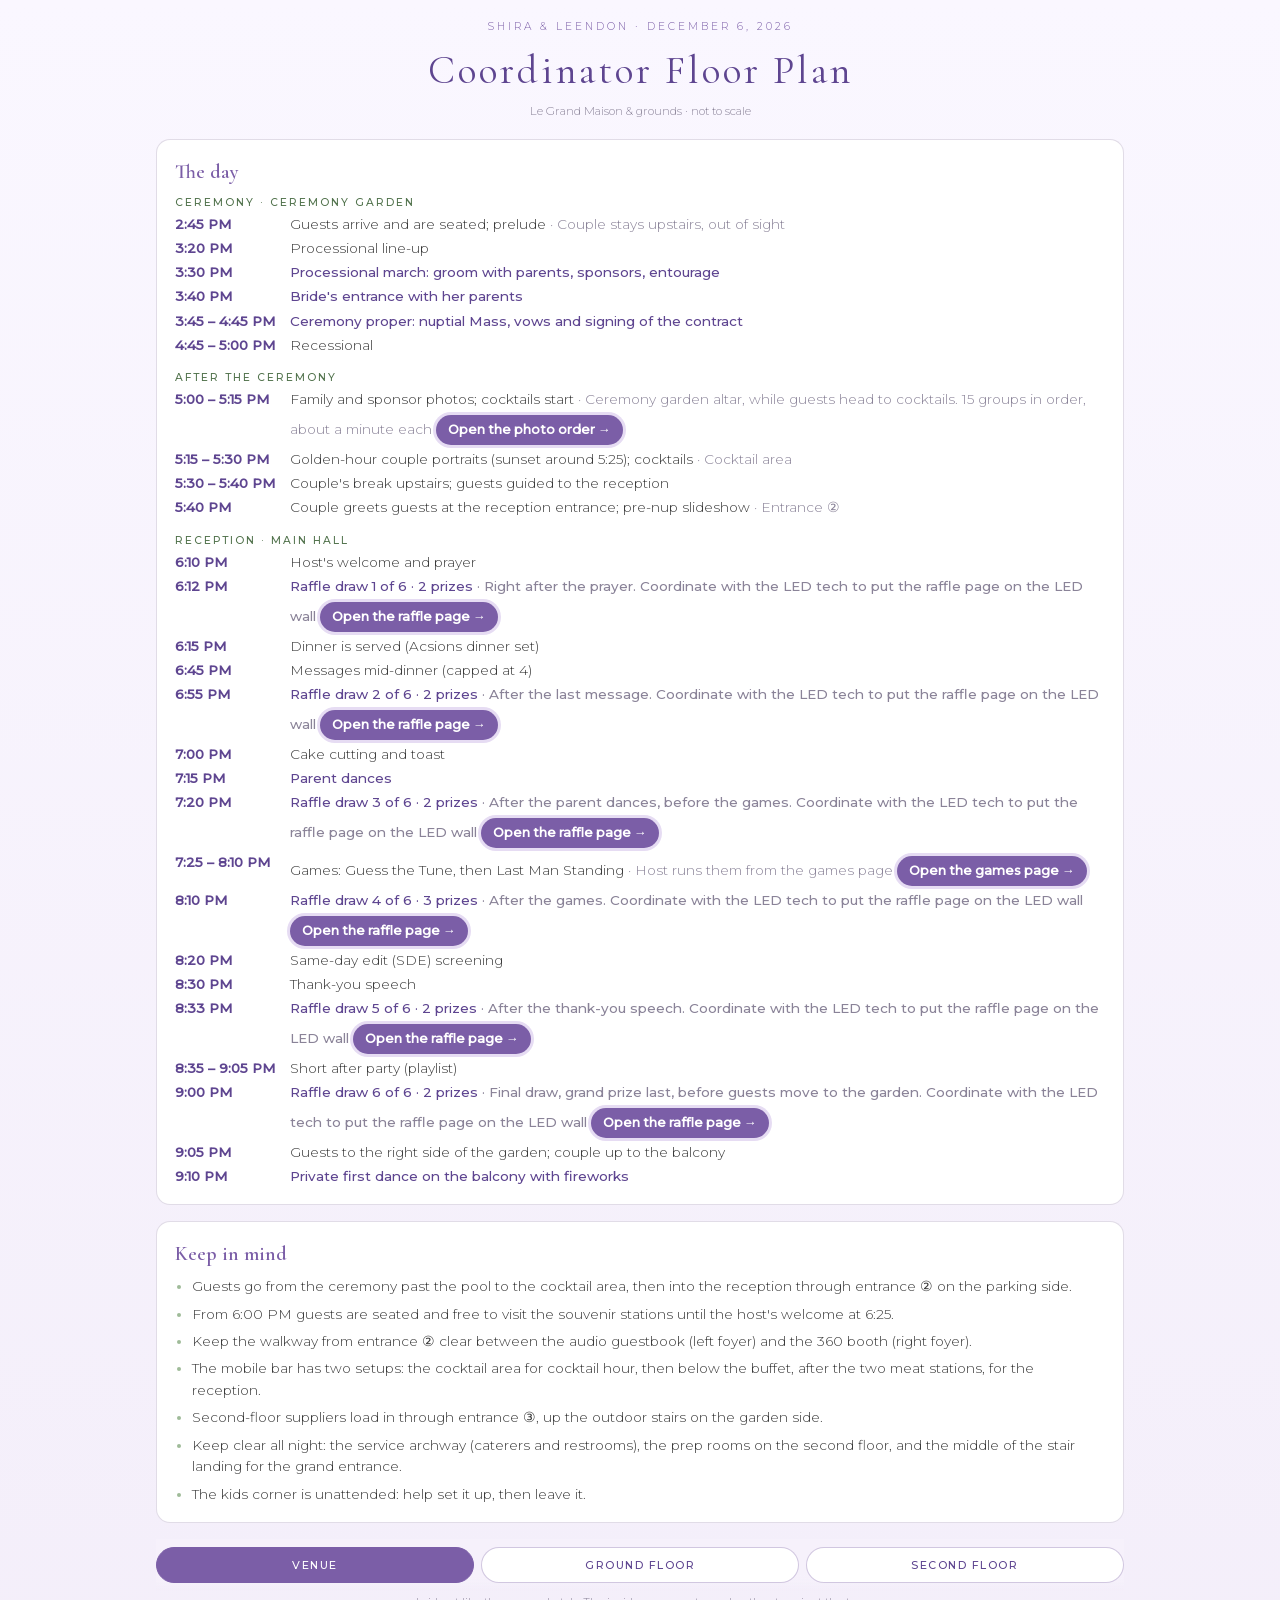
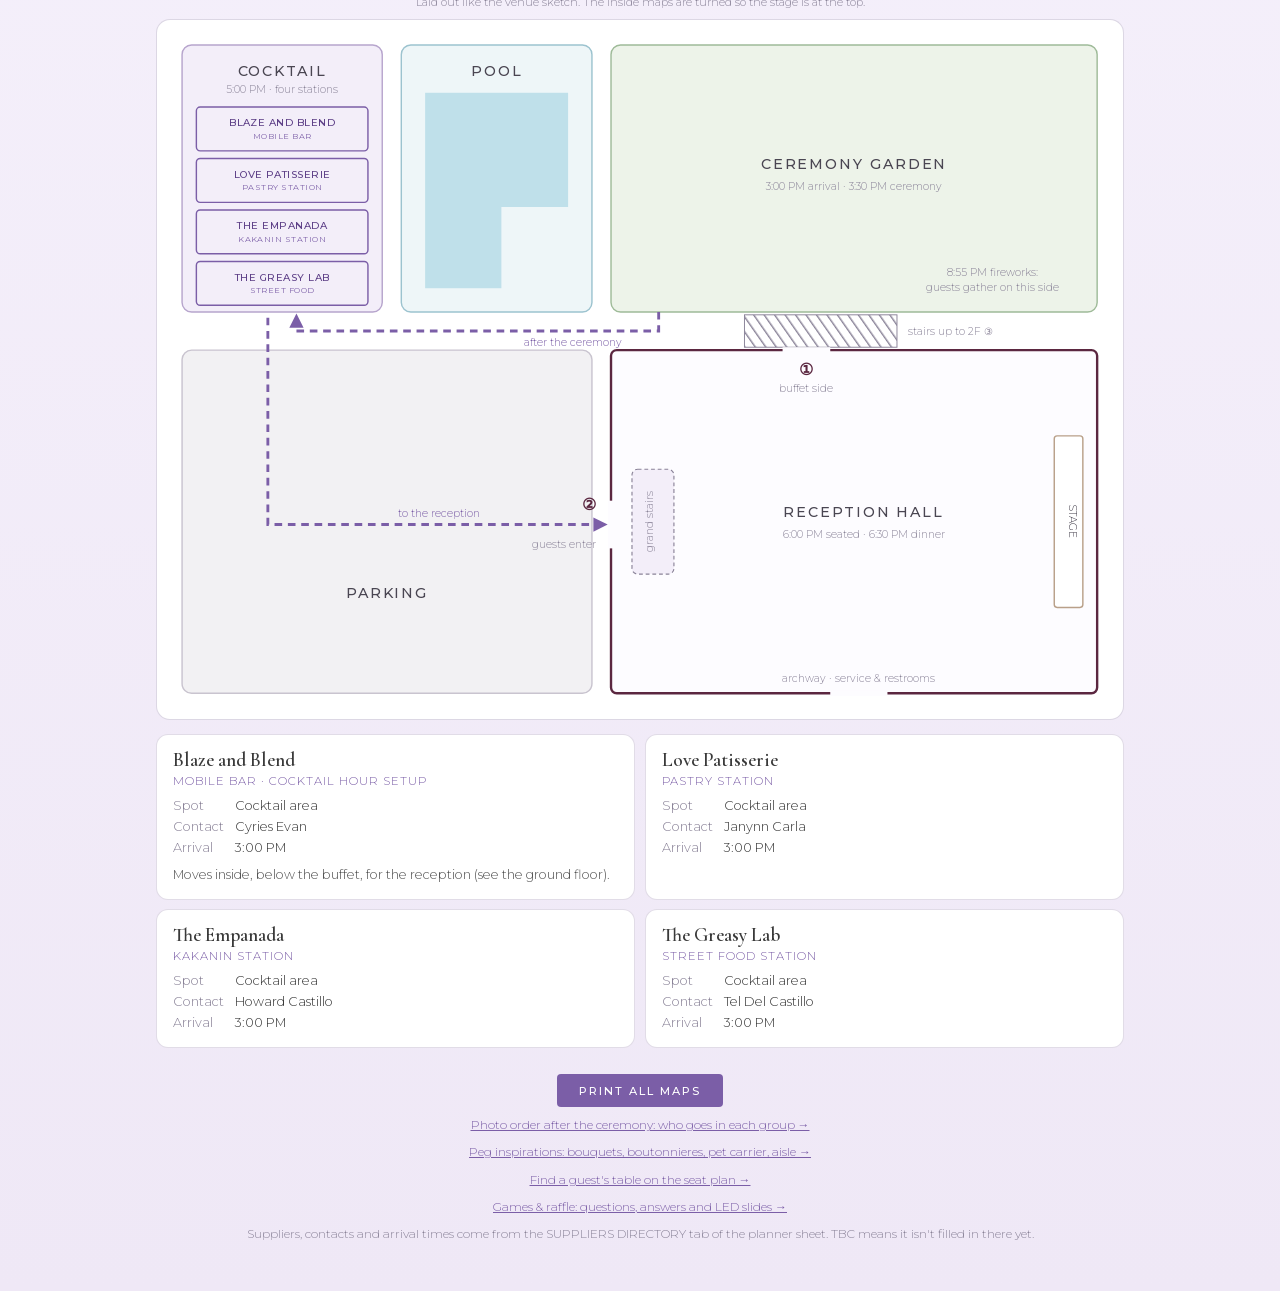
<file: coordinator.html>
<!DOCTYPE html>
<html lang="en">
<head>
  <meta charset="UTF-8" />
  <meta name="viewport" content="width=device-width, initial-scale=1.0" />
  <meta name="robots" content="noindex, nofollow" />
  <title>Coordinator Floor Plan — Shira &amp; Leendon</title>
  <meta name="theme-color" content="#7b5ea7" />
  <link rel="icon" href="data:image/svg+xml,%3Csvg xmlns='http://www.w3.org/2000/svg' viewBox='0 0 100 100'%3E%3Ctext y='.9em' font-size='90'%3E%F0%9F%92%9C%3C/text%3E%3C/svg%3E" />
  <link rel="stylesheet" href="fonts/google-fonts.css" />
  <style>
    *, *::before, *::after { margin: 0; padding: 0; box-sizing: border-box; }
    body { font-family: 'Montserrat', sans-serif; font-weight: 300; color: #3a3a3a; line-height: 1.6;
      background: linear-gradient(180deg, #faf7ff, #efe8f6); min-height: 100vh; }
    .wrap { max-width: 1000px; margin: 0 auto; padding: 1.2rem 1rem 3rem; }
    header { text-align: center; margin-bottom: 1.2rem; }
    .kicker { font-size: .66rem; letter-spacing: 3px; text-transform: uppercase; color: #7b5ea7; }
    h1 { font-family: 'Cormorant Garamond', serif; font-weight: 500; font-size: 2rem; letter-spacing: 3px; color: #5e4590; margin-top: .1rem; }
    .sub { font-size: .72rem; color: #8a8398; }

    .card-box { background: #fff; border: 1px solid rgba(168,155,187,.35); border-radius: 14px; padding: 1rem 1.1rem; margin-bottom: 1rem; }
    .card-box h2 { font-family: 'Cormorant Garamond', serif; font-weight: 600; font-size: 1.25rem; color: #7b5ea7; margin-bottom: .4rem; }
    .times { list-style: none; display: grid; grid-template-columns: max-content 1fr; gap: .15rem .9rem; font-size: .85rem; }
    .times b { font-weight: 600; color: #5e4590; white-space: nowrap; }
    .times span { color: #8a8398; }
    .times .sec { grid-column: 1 / -1; margin-top: .7rem; font-size: .66rem; font-weight: 500; letter-spacing: 2px; text-transform: uppercase; color: #52734d; }
    .times .sec:first-child { margin-top: 0; }
    .times .key { font-weight: 500; color: #5e4590; }
    .times .go { display: inline-block; margin: .25rem 0 .1rem; padding: .3rem .75rem; border-radius: 999px; background: #7b5ea7; color: #fff; font-weight: 600; font-size: .8rem; text-decoration: none; box-shadow: 0 0 0 3px #e6dcf3; }
    .times .go:hover, .times .go:focus-visible { background: #5e4590; }
    @media print { .times .go { background: none; color: #5e4590; box-shadow: none; padding: 0; text-decoration: underline; } }
    .notes { padding-left: 1.1rem; font-size: .85rem; display: grid; gap: .35rem; }
    .notes li::marker { color: #9fbb99; }

    .tabs { position: sticky; top: 0; z-index: 5; display: flex; gap: .4rem; padding: .5rem 0; background: linear-gradient(180deg, #f6f1fb 70%, rgba(246,241,251,0)); }
    .tabs button { flex: 1; padding: .65rem .4rem; border: 1px solid rgba(123,94,167,.35); border-radius: 999px; background: #fff;
      font: 500 .68rem 'Montserrat', sans-serif; letter-spacing: 1.5px; text-transform: uppercase; color: #5e4590; cursor: pointer; }
    .tabs button[aria-selected="true"] { background: #7b5ea7; border-color: #7b5ea7; color: #fff; }

    .panel[hidden] { display: none; }
    .panel-title { display: none; }
    .map-note { font-size: .7rem; color: #8a8398; text-align: center; margin: .2rem 0 .4rem; }
    .plan-scroll { overflow-x: auto; -webkit-overflow-scrolling: touch; background: #fff; border: 1px solid rgba(168,155,187,.4); border-radius: 14px; padding: .4rem; }
    .plan { display: block; width: 100%; min-width: 760px; height: auto; }
    .loading { padding: 2rem; text-align: center; color: #8a8398; font-size: .85rem; }

    /* the hall drawing from seat-plan.html, styled the same way */
    .plan .room   { fill: #fdfcff; stroke: #5b2740; stroke-width: 3; }
    .plan .box    { fill: #fff; stroke: #b9a089; stroke-width: 1.5; }
    .plan .box-t  { font-family: 'Montserrat', sans-serif; font-size: 11px; fill: #4a4652; text-anchor: middle; }
    .plan .mini   { font-family: 'Montserrat', sans-serif; font-size: 9px; letter-spacing: 1px; fill: #8a8398; text-anchor: middle; }
    .plan .cake   { fill: #efe7f7; stroke: #b7a5cd; stroke-width: 1.5; }
    .plan .buffet-tbl { fill: #f6efe7; stroke: #c6ad93; stroke-width: 1.2; }
    .plan .cloche path { fill: #fff; stroke: #a98f74; stroke-width: 1.2; }
    .plan .cloche line { stroke: #a98f74; stroke-width: 1.4; stroke-linecap: round; }
    .plan .cloche circle { fill: #a98f74; }
    .plan .stair-band { fill: #f3eef9; }
    .plan .mini.ct { fill: #5d3f87; font-size: 7.5px; }
    .plan .couple { fill: #efe7f7; stroke: #7b5ea7; stroke-width: 1.5; }
    .plan .stair  { fill: none; stroke: #3a3a3a; stroke-width: 2.5; }
    .plan .seat   { fill: #fff; stroke: #b9a089; stroke-width: 1; }
    .plan .disc   { fill: #c6ad93; }
    .plan .vip-top { fill: #c6ad93; stroke: #a98f74; stroke-width: 1; }
    .plan .vip-label { font-family: 'Montserrat', sans-serif; font-size: 12px; fill: #4a4652; text-anchor: middle; }
    .plan .num    { font-family: 'Montserrat', sans-serif; font-size: 13px; fill: #fff; text-anchor: middle; font-weight: 500; }
    .plan .num.vip-num { font-size: 8.5px; letter-spacing: .5px; }
    .plan .tbl { cursor: default; }
    .plan .tbl.optional.empty { display: none; }
    .plan .tbl.extra .disc { fill: #cfc3d8; stroke: #7b5ea7; stroke-width: 1.5; stroke-dasharray: 3 2; }

    /* areas drawn here */
    .plan .zone { stroke-width: 1.5; }
    .plan .zone.cocktail { fill: #f3eef9; stroke: #b7a5cd; }
    .plan .zone.pool { fill: #eef6f8; stroke: #9cc3cf; }
    .plan .water { fill: #bfe0ea; }
    .plan .zone.garden { fill: #edf3e9; stroke: #9fbb99; }
    .plan .zone.hall { fill: #fdfcff; stroke: #5b2740; stroke-width: 2.5; }
    .plan .zone.parking { fill: #f2f1f3; stroke: #c9c4cf; }
    .plan .zone-t { font-family: 'Montserrat', sans-serif; font-size: 15px; letter-spacing: 2px; fill: #4a4652; text-anchor: middle; font-weight: 500; }
    .plan .zone-s { font-family: 'Montserrat', sans-serif; font-size: 11px; fill: #8a8398; text-anchor: middle; }
    .plan .edge-t { font-family: 'Montserrat', sans-serif; font-size: 12px; letter-spacing: 2px; fill: #52734d; text-anchor: middle; font-weight: 500; }
    .plan .door-t { font-family: 'Montserrat', sans-serif; font-size: 17px; fill: #5b2740; text-anchor: middle; font-weight: 600; }
    .plan .gap { fill: #fdfcff; }
    .plan .partition { stroke: #7a6f86; stroke-width: 4; stroke-linecap: round; fill: none; }
    .plan .void { fill: #f6f2fa; stroke: #b7a5cd; stroke-width: 1.5; stroke-dasharray: 6 5; }
    .plan .private { fill: #eeeaf2; stroke: #c9bcd9; stroke-width: 1.2; }
    .plan .route { fill: none; stroke: #7b5ea7; stroke-width: 3; stroke-dasharray: 8 6; }
    .plan .note-t { font-family: 'Cormorant Garamond', serif; font-style: italic; font-size: 15px; fill: #6f6880; text-anchor: middle; }
    .plan .lounge { fill: #f6efe7; stroke: #c6ad93; stroke-width: 1.2; }
    .plan .stairs-down { fill: #f3eef9; stroke: #8a8398; stroke-width: 1.2; stroke-dasharray: 4 3; }
    /* suppliers: labelled boxes like the backdrop and LED wall, in lilac so they stand apart from the venue's fixtures */
    .plan .sup { cursor: pointer; }
    .plan .sup rect { fill: #f3eef9; stroke: #7b5ea7; stroke-width: 1.5; }
    .plan .sup text { font-family: 'Montserrat', sans-serif; font-size: 10.5px; font-weight: 500; letter-spacing: .5px; fill: #5d3f87; text-anchor: middle; pointer-events: none; }
    .plan .sup text.sub { font-size: 8.5px; font-weight: 400; fill: #7b5ea7; }
    .plan .sup:focus { outline: none; }
    .plan .sup.on rect { fill: #eef4ea; stroke: #52734d; stroke-width: 3; }
    .plan .sup.on text { fill: #3f5a3b; }

    .list { list-style: none; display: grid; gap: .6rem; margin-top: .9rem; }
    .item { display: flex; gap: .8rem; padding: .85rem 1rem; background: #fff; border: 1px solid rgba(168,155,187,.35); border-radius: 12px; cursor: pointer; scroll-margin-top: 4.5rem; }
    .item.on { border-color: #52734d; box-shadow: 0 0 0 2px rgba(82,115,77,.25); }
    .name { font-family: 'Cormorant Garamond', serif; font-weight: 600; font-size: 1.2rem; line-height: 1.2; color: #3a3a3a; }
    .svc { font-size: .72rem; letter-spacing: 1px; text-transform: uppercase; color: #7b5ea7; margin-bottom: .35rem; }
    .facts { display: grid; grid-template-columns: max-content 1fr; gap: .05rem .7rem; font-size: .8rem; }
    .facts dt { color: #8a8398; }
    .facts dd.tbc { color: #b9a089; font-style: italic; }
    .item .note { margin-top: .35rem; font-size: .8rem; color: #555; }

    footer { text-align: center; margin-top: 1.6rem; font-size: .75rem; color: #8a8398; display: grid; gap: .5rem; justify-items: center; }
    footer a { color: #7b5ea7; }
    .print-btn { padding: .6rem 1.4rem; border: 0; border-radius: 4px; background: #7b5ea7; color: #fff; font: 500 .7rem 'Montserrat', sans-serif;
      letter-spacing: 2px; text-transform: uppercase; cursor: pointer; }
    .msg { padding: .8rem 1rem; border-radius: 10px; background: #fff6ec; border: 1px solid #e3c9a6; color: #6b4d23; font-size: .82rem; margin-bottom: 1rem; }

    @media (min-width: 700px) {
      h1 { font-size: 2.5rem; }
      .list { grid-template-columns: 1fr 1fr; }
    }
    @media print {
      @page { size: A4; margin: 10mm; }
      body { background: none; }
      .tabs, .print-btn, footer a, .map-note { display: none; }
      .panel, .panel[hidden] { display: block !important; break-before: page; }
      .panel-title { display: block; font-family: 'Cormorant Garamond', serif; font-weight: 600; font-size: 1.4rem; color: #5e4590; margin-bottom: .3rem; }
      .plan-scroll { overflow: visible; border: 0; padding: 0; }
      .plan { min-width: 0; }
      .list { grid-template-columns: 1fr 1fr; gap: .3rem; }
      .item { padding: .4rem .6rem; break-inside: avoid; }
      .name { font-size: 1rem; }
      .facts, .item .note { font-size: .7rem; }
    }
  </style>
</head>
<body>
  <div class="wrap">
    <header>
      <p class="kicker">Shira &amp; Leendon · December 6, 2026</p>
      <h1>Coordinator Floor Plan</h1>
      <p class="sub">Le Grand Maison &amp; grounds · not to scale</p>
    </header>

    <div id="msg"></div>
    <section class="card-box"><h2>The day</h2><ul class="times" id="times"></ul></section>
    <section class="card-box"><h2>Keep in mind</h2><ul class="notes" id="notes"></ul></section>

    <nav class="tabs" role="tablist">
      <button type="button" role="tab" data-tab="venue">Venue</button>
      <button type="button" role="tab" data-tab="ground">Ground floor</button>
      <button type="button" role="tab" data-tab="upper">Second floor</button>
    </nav>

    <section class="panel" id="panel-venue" data-map="venue">
      <h2 class="panel-title">Venue &amp; cocktail area</h2>
      <p class="map-note">Laid out like the venue sketch. The inside maps are turned so the stage is at the top.</p>
      <div class="plan-scroll" id="box-venue"></div>
      <ul class="list" id="list-venue"></ul>
    </section>
    <section class="panel" id="panel-ground" data-map="ground" hidden>
      <h2 class="panel-title">Ground floor</h2>
      <p class="map-note">Stage end at the top, as on the guests' seat plan. Walls are labelled with what's beyond them.</p>
      <div class="plan-scroll" id="box-ground"><p class="loading">Loading the hall…</p></div>
      <ul class="list" id="list-ground"></ul>
    </section>
    <section class="panel" id="panel-upper" data-map="upper" hidden>
      <h2 class="panel-title">Second floor</h2>
      <p class="map-note">The mezzanine wraps three sides of the hall; the middle is open to the dinner below.</p>
      <div class="plan-scroll" id="box-upper"></div>
      <ul class="list" id="list-upper"></ul>
    </section>

    <footer>
      <button type="button" class="print-btn" onclick="print()">Print all maps</button>
      <a href="photos.html">Photo order after the ceremony: who goes in each group →</a>
      <a href="pegs.html">Peg inspirations: bouquets, boutonnieres, pet carrier, aisle →</a>
      <a href="seat-plan.html">Find a guest's table on the seat plan →</a>
      <a href="games.html">Games &amp; raffle: questions, answers and LED slides →</a>
      <p>Suppliers, contacts and arrival times come from the SUPPLIERS DIRECTORY tab of the planner sheet. TBC means it isn't filled in there yet.</p>
    </footer>
  </div>

<script src="stations.js"></script>
<script>
const HALL_KEY = 'coordinator-hall';
const VIEW = '-50 -30 1110 815';   // the seat plan's 1000×740 room, with margins for the wall labels
const esc = s => String(s).replace(/[&<>"']/g, c => ({ '&': '&amp;', '<': '&lt;', '>': '&gt;', '"': '&quot;', "'": '&#39;' }[c]));
const load = key => { try { return JSON.parse(localStorage.getItem(key)); } catch (e) { return null; } };
const save = (key, value) => { try { localStorage.setItem(key, JSON.stringify(value)); } catch (e) {} };
const $ = id => document.getElementById(id);

const HATCH = id => '<pattern id="' + id + '" width="9" height="9" patternUnits="userSpaceOnUse" patternTransform="rotate(-35)">' +
  '<rect width="9" height="9" fill="#fff"/><line x1="0" y1="0" x2="0" y2="9" stroke="#8a8398" stroke-width="3"/></pattern>';

// Drawn like the couple's sketch of the grounds: north at the top, the hall's stage end to the right.
const VENUE_SVG = '<svg class="plan" id="map-venue" viewBox="0 0 1000 720" role="img" aria-label="Venue overview">' +
  '<defs>' + HATCH('hatch-v') + '<marker id="arrow-v" viewBox="0 0 10 10" refX="7" refY="5" markerWidth="5" markerHeight="5" orient="auto-start-reverse">' +
  '<path d="M0 0 L10 5 L0 10 Z" fill="#7b5ea7"/></marker></defs>' +
  '<rect class="zone cocktail" x="20" y="20" width="210" height="280" rx="10"/><text class="zone-t" x="125" y="52">COCKTAIL</text>' +
  '<text class="zone-s" x="125" y="70">5:00 PM · four stations</text>' +
  '<rect class="zone pool" x="250" y="20" width="200" height="280" rx="10"/><path class="water" d="M275 70 H425 V190 H355 V275 H275 Z"/>' +
  '<text class="zone-t" x="350" y="52">POOL</text>' +
  '<rect class="zone garden" x="470" y="20" width="510" height="280" rx="10"/><text class="zone-t" x="725" y="150">CEREMONY GARDEN</text>' +
  '<text class="zone-s" x="725" y="172">3:00 PM arrival · 3:30 PM ceremony</text>' +
  '<text class="zone-s" x="870" y="262">8:55 PM fireworks:</text><text class="zone-s" x="870" y="278">guests gather on this side</text>' +
  '<rect x="610" y="303" width="160" height="34" fill="url(#hatch-v)" stroke="#8a8398" stroke-width="1"/>' +
  '<text class="zone-s" x="782" y="324" style="text-anchor:start">stairs up to 2F ③</text>' +
  '<rect class="zone parking" x="20" y="340" width="430" height="360" rx="10"/><text class="zone-t" x="235" y="600">PARKING</text>' +
  '<rect class="zone hall" x="470" y="340" width="510" height="360" rx="6"/>' +
  '<text class="zone-t" x="735" y="515">RECEPTION HALL</text><text class="zone-s" x="735" y="537">6:00 PM seated · 6:30 PM dinner</text>' +
  '<rect class="box" x="935" y="430" width="30" height="180" rx="3"/><text class="box-t" x="950" y="520" transform="rotate(90 950 520)">STAGE</text>' +
  '<rect class="stairs-down" x="492" y="465" width="44" height="110" rx="6"/><text class="zone-s" x="514" y="520" transform="rotate(-90 514 520)">grand stairs</text>' +
  '<rect class="gap" x="650" y="337" width="50" height="6"/><text class="door-t" x="675" y="366">①</text><text class="zone-s" x="675" y="384">buffet side</text>' +
  '<rect class="gap" x="467" y="498" width="6" height="50"/><text class="door-t" x="454" y="508" style="text-anchor:end">②</text>' +
  '<text class="zone-s" x="454" y="548" style="text-anchor:end">guests enter</text>' +
  '<rect class="gap" x="700" y="697" width="60" height="6"/><text class="zone-s" x="730" y="688">archway · service &amp; restrooms</text>' +
  '<path class="route" d="M520 300 V320 H140 V306" marker-end="url(#arrow-v)"/><text class="zone-s" x="430" y="336" style="fill:#7b5ea7">after the ceremony</text>' +
  '<path class="route" d="M110 306 V523 H462" marker-end="url(#arrow-v)"/><text class="zone-s" x="290" y="515" style="fill:#7b5ea7">to the reception</text>' +
  '</svg>';

// The mezzanine, in the same orientation as the hall: stage end at the top, grand stairs at the bottom.
const UPPER_SVG = '<svg class="plan" id="map-upper" viewBox="' + VIEW + '" role="img" aria-label="Second floor">' +
  '<defs>' + HATCH('hatch-u') + '</defs>' +
  '<rect class="room" x="6" y="6" width="988" height="728" rx="22"/>' +
  '<rect class="void" x="196" y="6" width="608" height="608"/>' +
  '<text class="zone-t" x="500" y="300">OPEN TO THE HALL BELOW</text><text class="zone-s" x="500" y="322">dinner seating</text>' +
  '<rect class="private" x="804" y="6" width="190" height="608"/>' +
  '<text class="zone-t" x="899" y="310" transform="rotate(90 899 310)">PREP ROOMS · PRIVATE</text>' +
  '<g transform="translate(0 100)"><path class="stairs-down" d="M425.8 459.5 C424 545, 460 600, 526 600 C592 600, 628 545, 626.2 459.5 L582.6 459.5 C585 520, 562 557, 526 557 C490 557, 467 520, 469.4 459.5 Z"/>' +
  '<text class="zone-s" x="526" y="538">grand stairs ↓</text><text class="zone-t" x="526" y="624">STAIR LANDING</text></g>' +
  '<rect class="lounge" x="215" y="660" width="72" height="40" rx="8"/><text class="zone-s" x="251" y="684">lounge</text>' +
  '<text class="note-t" x="712" y="666">keep clear: route from</text><text class="note-t" x="712" y="684">prep rooms to the stairs</text>' +
  '<rect class="gap" x="0" y="298" width="12" height="62"/><rect x="-44" y="298" width="40" height="62" fill="url(#hatch-u)" stroke="#8a8398" stroke-width="1"/>' +
  '<text class="door-t" x="26" y="335">③</text>' +
  '<text class="edge-t" x="526" y="-10">STAGE END</text>' +
  '<text class="edge-t" x="526" y="762">GRAND STAIRS · ENTRANCE ② BELOW</text>' +
  '<text class="edge-t" x="-22" y="150" transform="rotate(-90 -22 150)">GARDEN SIDE</text>' +
  '<text class="zone-s" x="-24" y="470" transform="rotate(-90 -24 470)">③ outdoor stairs ↓ garden</text>' +
  '<text class="edge-t" x="1024" y="370" transform="rotate(90 1024 370)">SERVICE SIDE</text>' +
  '</svg>';

// Added on top of the seat plan's hall: the foyer partitions, the entrances, the archway and the kids corner.
const GROUND_EXTRA =
  '<text class="door-t" x="-20" y="185">①</text>' +
  '<text class="edge-t" x="526" y="-12">STAGE END</text>' +
  '<text class="edge-t" x="526" y="762">PARKING SIDE · GUESTS ENTER AT ②</text>' +
  '<text class="edge-t" x="-24" y="440" transform="rotate(-90 -24 440)">GARDEN &amp; POOL SIDE</text>' +
  '<text class="edge-t" x="1028" y="265" transform="rotate(90 1028 265)">ARCHWAY · SERVICE &amp; RESTROOMS</text>';

let suppliers = [];

function select(i, from) {
  document.querySelectorAll('.sup, .item').forEach(el => el.classList.toggle('on', +el.dataset.i === i));
  const s = suppliers.find(x => x.i === i);
  if (!s) return;
  if (from === 'map') { const card = document.querySelector('.item[data-i="' + i + '"]'); if (card) card.scrollIntoView({ behavior: 'smooth', block: 'nearest' }); return; }
  const mk = document.querySelector('.sup[data-i="' + i + '"]'), box = $('box-' + s.map);
  if (!mk || !box) return;
  const r = mk.getBoundingClientRect(), b = box.getBoundingClientRect();
  box.scrollLeft += (r.left + r.width / 2) - (b.left + b.width / 2);
  box.scrollIntoView({ behavior: 'smooth', block: 'nearest' });
}

function renderLists() {
  ['venue', 'ground', 'upper'].forEach(map => {
    $('list-' + map).innerHTML = suppliers.filter(s => s.map === map).map(s => {
      const fact = (label, v) => '<dt>' + label + '</dt>' + (v ? '<dd>' + esc(v) + '</dd>' : '<dd class="tbc">TBC</dd>');
      const note = (s.pending ? 'Not filled in on the supplier directory yet. ' : '') + s.notes;
      return '<li class="item" data-i="' + s.i + '"><div>' +
        '<p class="name">' + esc(s.title) + '</p><p class="svc">' + esc(s.service) + '</p>' +
        '<dl class="facts"><dt>Spot</dt><dd>' + esc(s.spot) + '</dd>' + fact('Contact', s.contact) + fact('Arrival', s.arrive) +
        (s.coverage ? '<dt>Coverage</dt><dd>' + esc(s.coverage.replace(/\s*\n\s*/g, '; ')) + '</dd>' : '') + '</dl>' +
        (note ? '<p class="note">' + esc(note) + '</p>' : '') + '</div></li>';
    }).join('');
  });
}

function renderData(d, directory) {
  suppliers = stationsMerge(d.suppliers, directory);
  $('times').innerHTML = (d.times || []).map(row => typeof row === 'string' ? '<li class="sec">' + esc(row) + '</li>' :   // a plain string is a section heading
    '<li><b>' + esc(row[0]) + '</b></li><li' + (row[3] ? ' class="key"' : '') + '>' + esc(row[1]) + (row[2] ? ' <span>· ' + esc(row[2]) + '</span>' : '') +
    (row[4] ? ' <a class="go" href="' + esc(row[4]) + '" target="_blank" rel="noopener">Open the ' + (/games/.test(row[4]) ? 'games page' : /photos/.test(row[4]) ? 'photo order' : 'raffle page') + ' →</a>' : '') + '</li>').join('');
  $('notes').innerHTML = (d.notes || []).map(n => '<li>' + esc(n) + '</li>').join('');
  renderLists();
  ['venue', 'upper', 'ground'].forEach(map => { const svg = $('map-' + map); if (svg) stationsDraw(svg, suppliers.filter(s => s.map === map), true); });
}

function showTab(id) {
  document.querySelectorAll('.tabs button').forEach(b => b.setAttribute('aria-selected', String(b.dataset.tab === id)));
  document.querySelectorAll('.panel').forEach(p => { p.hidden = p.dataset.map !== id; });
  history.replaceState(null, '', '#' + id);
}

// The ground floor is the seat plan's own drawing, so a table moved there moves here too.
function hallSvg() {
  return fetch('seat-plan.html', { cache: 'no-cache' })
    .then(r => r.text())
    .then(html => { const svg = new DOMParser().parseFromString(html, 'text/html').getElementById('map'); save(HALL_KEY, svg.outerHTML); return svg.outerHTML; })
    .catch(() => load(HALL_KEY));
}

$('box-venue').innerHTML = VENUE_SVG;
$('box-upper').innerHTML = UPPER_SVG;
document.querySelectorAll('.tabs button').forEach(b => b.addEventListener('click', () => showTab(b.dataset.tab)));
showTab(['venue', 'ground', 'upper'].includes(location.hash.slice(1)) ? location.hash.slice(1) : 'venue');
document.addEventListener('click', e => {
  const el = e.target.closest('.sup, .item');
  if (el) select(+el.dataset.i, el.classList.contains('sup') ? 'map' : 'list');
});
document.addEventListener('keydown', e => {
  const el = e.target.closest && e.target.closest('.sup');
  if (el && (e.key === 'Enter' || e.key === ' ')) { e.preventDefault(); select(+el.dataset.i, 'map'); }
});

Promise.all([stationsLoad(), hallSvg()]).then(([[d, directory], hall]) => {
  if (hall) {
    $('box-ground').innerHTML = hall;
    const svg = $('box-ground').querySelector('svg');
    svg.id = 'map-ground';
    svg.setAttribute('class', 'plan');
    svg.setAttribute('viewBox', VIEW);
    svg.setAttribute('aria-label', 'Ground floor');
    svg.querySelectorAll('[tabindex]').forEach(el => el.removeAttribute('tabindex'));
    svg.insertAdjacentHTML('beforeend', GROUND_EXTRA);
  } else {
    $('box-ground').innerHTML = '<p class="loading">Couldn’t load the hall drawing. Check the connection and reload.</p>';
  }
  if (d) renderData(d, directory);
  else $('msg').innerHTML = '<p class="msg">Couldn’t load the supplier list. Check the connection and reload.</p>';
});
</script>
</body>
</html>
</file>
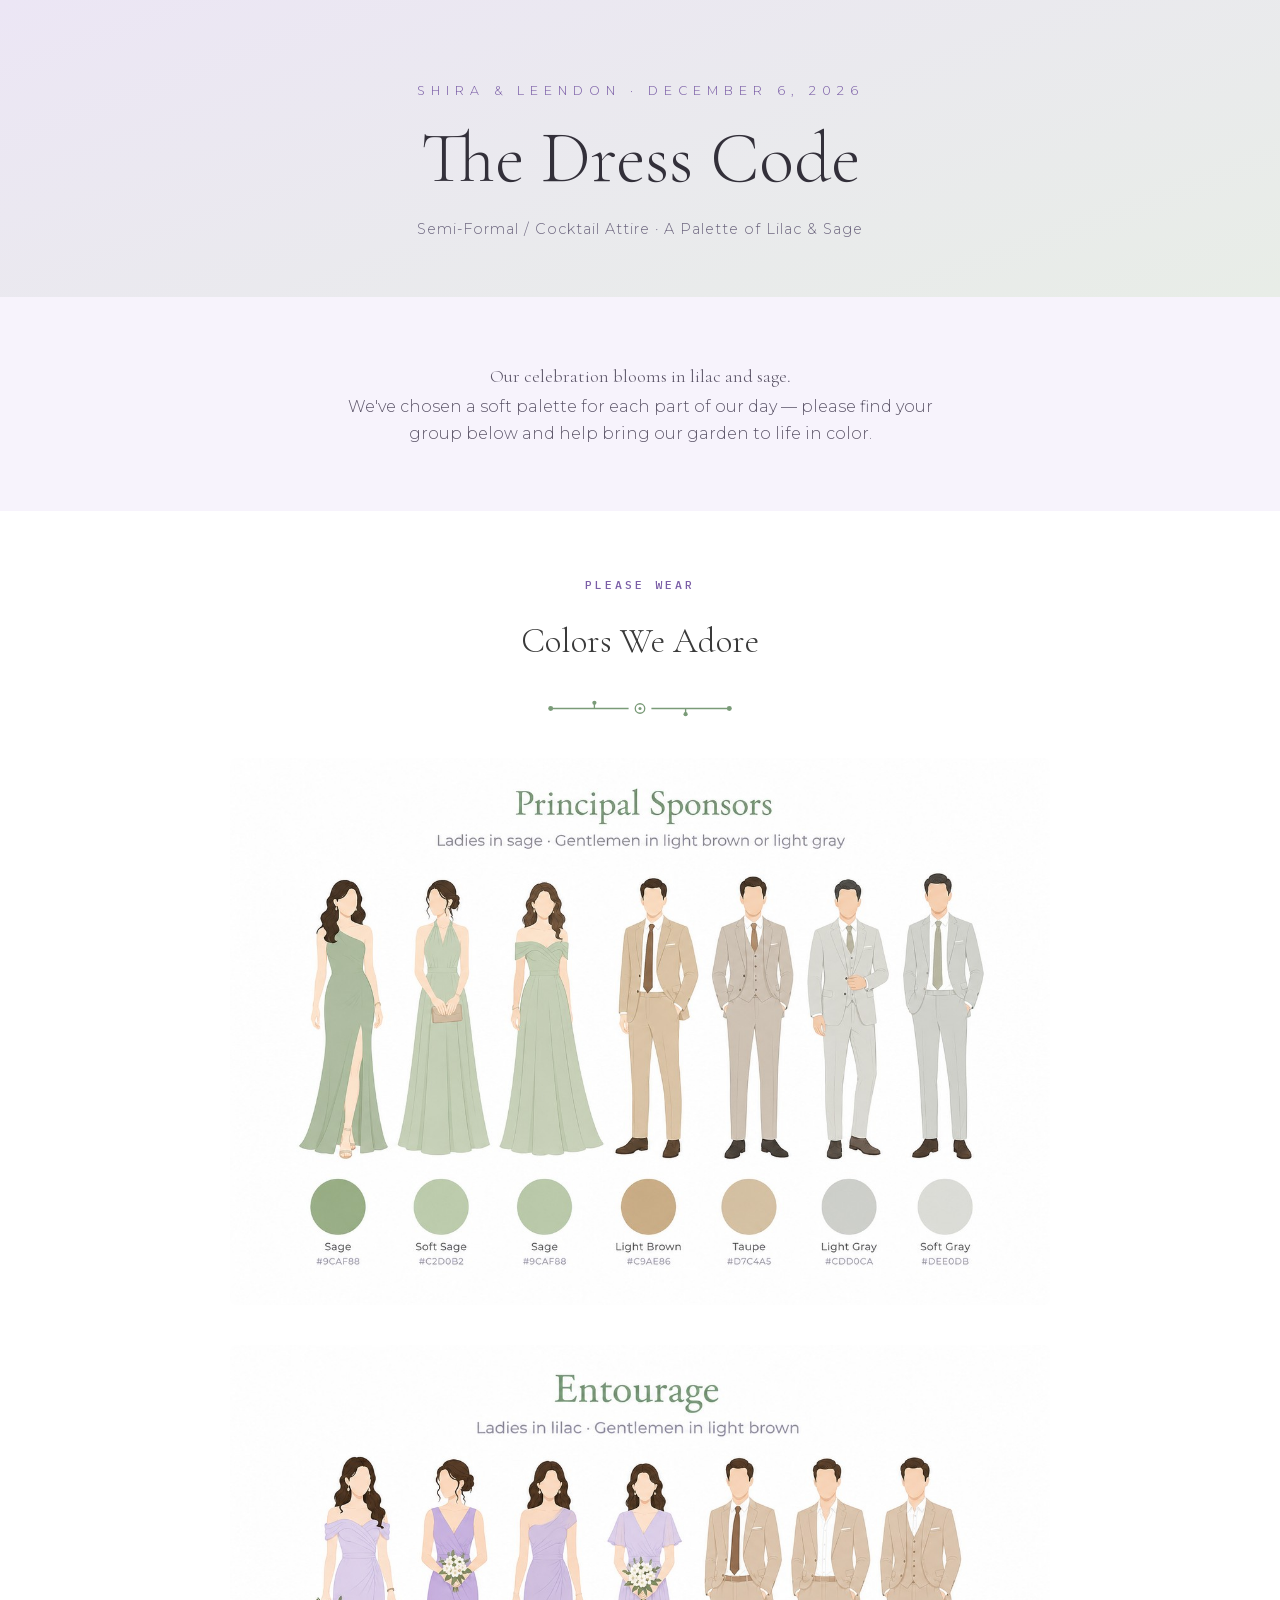
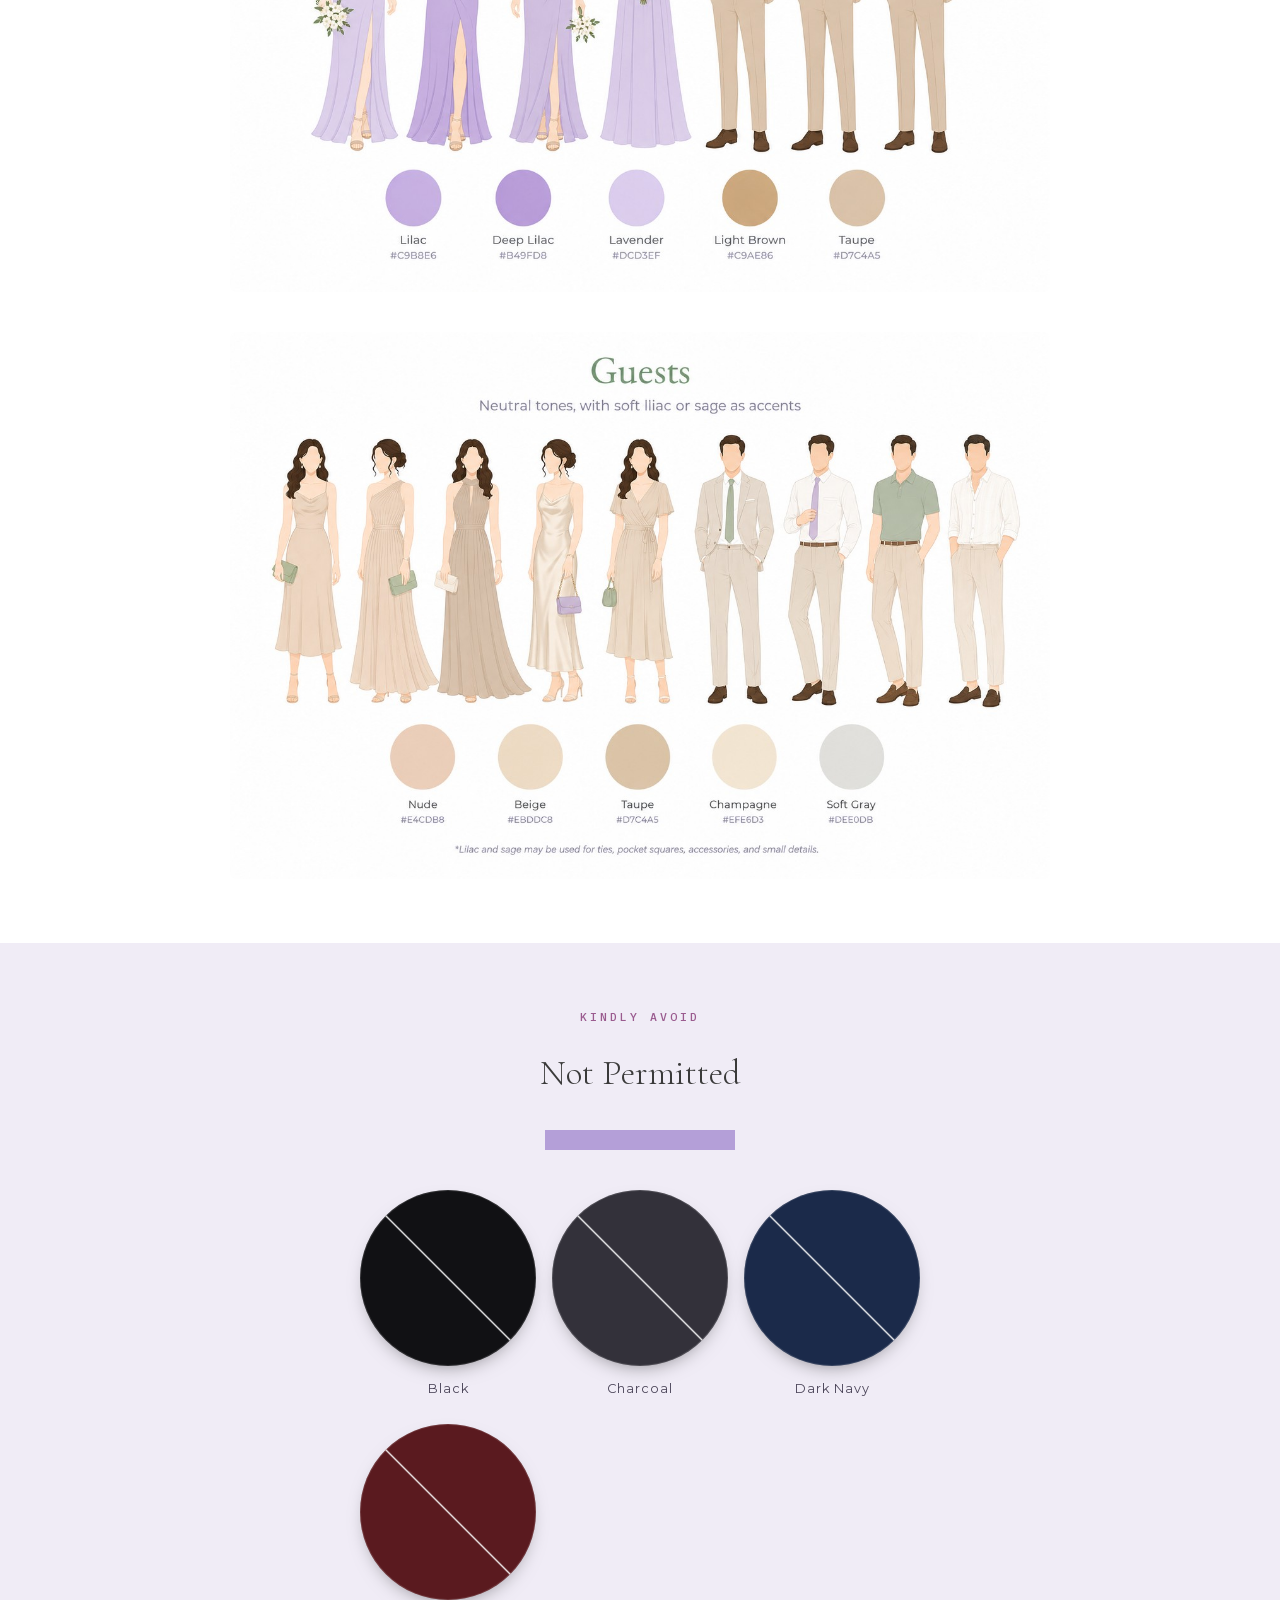
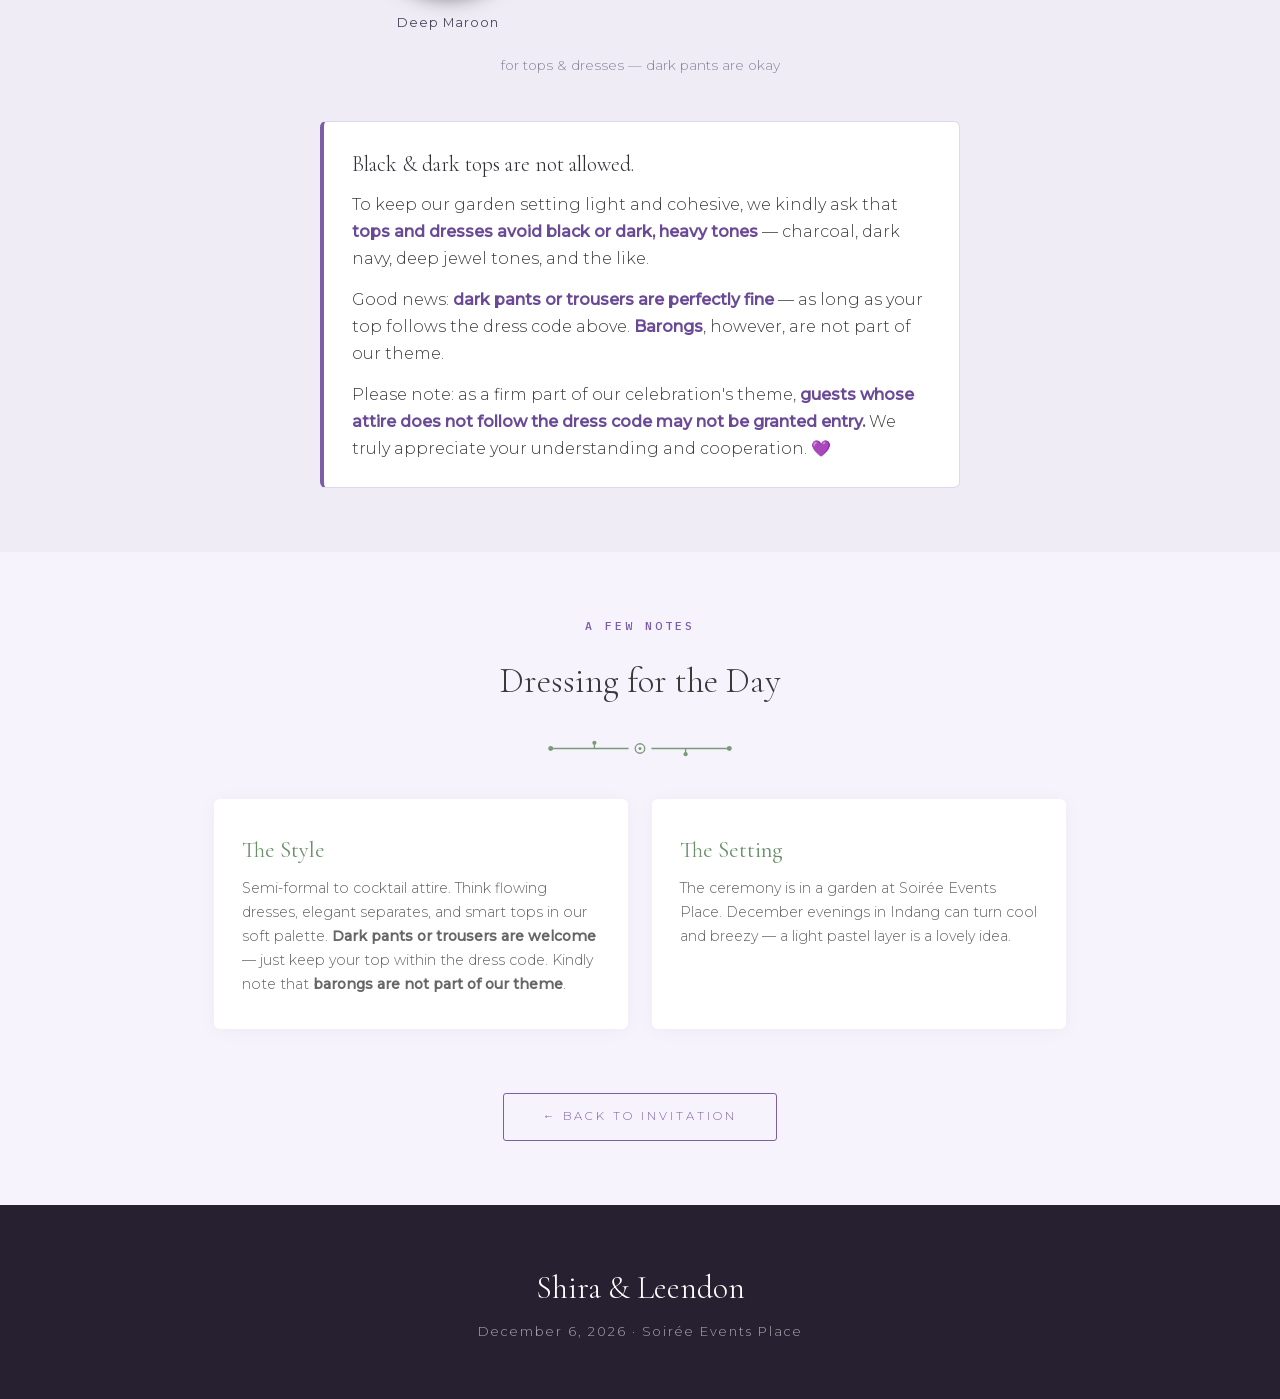
<file: dress-code.html>
<!DOCTYPE html>
<html lang="en">
<head>
  <meta charset="UTF-8" />
  <meta name="viewport" content="width=device-width, initial-scale=1.0" />
  <title>Dress Code — Shira &amp; Leendon</title>
  <meta name="description" content="Dress code guide for the wedding of Shira & Leendon — lilac, sage, and soft pastels. Black and dark colors are not permitted." />
  <meta name="theme-color" content="#7b5ea7" />

  <meta property="og:type" content="website" />
  <meta property="og:title" content="Dress Code — Shira & Leendon" />
  <meta property="og:description" content="Wear lilac, sage, or soft pastels. Black and dark colors are not permitted." />

  <link rel="icon" href="data:image/svg+xml,%3Csvg xmlns='http://www.w3.org/2000/svg' viewBox='0 0 100 100'%3E%3Ctext y='.9em' font-size='90'%3E%F0%9F%92%9C%3C/text%3E%3C/svg%3E" />

  <link rel="stylesheet" href="fonts/google-fonts.css" />
  <style>
    *, *::before, *::after { margin: 0; padding: 0; box-sizing: border-box; }
    html { scroll-behavior: smooth; }
    body {
      font-family: 'Montserrat', sans-serif;
      font-weight: 300;
      color: #3a3a3a;
      background: #f7f3fc;
      line-height: 1.7;
    }
    .serif { font-family: 'Cormorant Garamond', serif; }
    .container { max-width: 900px; margin: 0 auto; padding: 0 1.5rem; }
    .text-center { text-align: center; }
    .divider {
      width: 190px; height: 20px; margin: 1.75rem auto;
      background:
        url("data:image/svg+xml,%3Csvg xmlns='http://www.w3.org/2000/svg' viewBox='0 0 200 20'%3E%3Cg fill='none' stroke='%237a9b78' stroke-width='1.4'%3E%3Cpath d='M6 10 H88 M112 10 H194'/%3E%3Cpath d='M52 10 V4'/%3E%3Cpath d='M148 10 V16'/%3E%3Ccircle cx='100' cy='10' r='5'/%3E%3C/g%3E%3Cg fill='%237a9b78'%3E%3Ccircle cx='6' cy='10' r='2.6'/%3E%3Ccircle cx='194' cy='10' r='2.6'/%3E%3Ccircle cx='100' cy='10' r='1.6'/%3E%3Ccircle cx='52' cy='4' r='2.2'/%3E%3Ccircle cx='148' cy='16' r='2.2'/%3E%3C/g%3E%3C/svg%3E") center/contain no-repeat;
    }
    .section-label {
      font-family: 'IBM Plex Mono', monospace;
      font-weight: 500; font-size: .72rem; letter-spacing: 3px;
      text-transform: uppercase; color: #7b5ea7; margin-bottom: 1rem;
    }

    /* Header */
    header {
      text-align: center;
      padding: 5rem 1.5rem 3.5rem;
      background: linear-gradient(160deg, #ece6f5 0%, #e8ede7 100%);
    }
    header .eyebrow {
      font-size: .78rem; letter-spacing: 6px; text-transform: uppercase;
      color: #7b5ea7; margin-bottom: 1.25rem;
    }
    header h1 {
      font-family: 'Cormorant Garamond', serif; font-weight: 300;
      font-size: clamp(2.6rem, 8vw, 4.5rem); line-height: 1.05; color: #33303a;
    }
    header p.sub {
      margin-top: 1.25rem; font-size: .9rem; letter-spacing: 1px; color: #6f6880;
    }

    section { padding: 4rem 0; }

    .lead {
      max-width: 620px; margin: 0 auto; text-align: center;
      font-size: 1rem; color: #5c5568;
    }
    .lead .serif { font-size: 1.15rem; }

    /* Swatch grids */
    .swatches {
      display: grid;
      grid-template-columns: repeat(auto-fit, minmax(130px, 1fr));
      gap: 1.5rem 1rem;
      margin-top: 2.5rem;
    }
    .swatch { text-align: center; }
    .chip {
      width: 100%; aspect-ratio: 1; border-radius: 50%;
      box-shadow: inset 0 0 0 1px rgba(0,0,0,.06), 0 8px 20px -10px rgba(80,60,110,.35);
      margin-bottom: .75rem;
    }
    .swatch .name {
      font-size: .8rem; letter-spacing: 1px; color: #3a3a3a; font-weight: 400;
    }
    .swatch .hex {
      font-size: .65rem; letter-spacing: 1.5px; color: #9a94a6; text-transform: uppercase;
    }

    .group-title {
      font-family: 'Cormorant Garamond', serif; font-weight: 400;
      font-size: 1.75rem; color: #6b8f6b; text-align: center; margin-top: 3rem;
    }
    .group-note { text-align: center; font-size: .85rem; color: #8a8398; margin-top: .35rem; }
    .attire-guide { margin: 2.5rem auto 0; max-width: 820px; }
    .attire-guide img { width: 100%; height: auto; display: block; border-radius: 8px; }

    /* Allowed / signature band */
    .allowed { background: #ffffff; }

    /* Not allowed band */
    .avoid { background: #f0ecf6; }
    .avoid .chip { box-shadow: inset 0 0 0 1px rgba(255,255,255,.12), 0 8px 20px -10px rgba(0,0,0,.5); position: relative; }
    .avoid .chip::after {
      content: ''; position: absolute; inset: 0; border-radius: 50%;
      background:
        linear-gradient(45deg, transparent calc(50% - 1.5px), rgba(255,255,255,.85) 50%, transparent calc(50% + 1.5px));
    }
    .avoid .swatch .name { color: #4a4458; }

    .notice {
      max-width: 640px; margin: 2.75rem auto 0;
      background: #fff; border: 1px solid #e0d6ee; border-left: 4px solid #7b5ea7;
      border-radius: 6px; padding: 1.5rem 1.75rem; text-align: left;
    }
    .notice strong { color: #6a4a97; }
    .notice .head {
      font-family: 'Cormorant Garamond', serif; font-size: 1.35rem;
      color: #33303a; margin-bottom: .5rem;
    }

    /* Attire notes */
    .notes-grid {
      display: grid; grid-template-columns: 1fr 1fr; gap: 1.5rem; margin-top: 2.5rem;
    }
    .note-card {
      background: #fff; border-radius: 6px; padding: 2rem 1.75rem;
      box-shadow: 0 2px 20px rgba(0,0,0,.04);
    }
    .note-card h4 {
      font-family: 'Cormorant Garamond', serif; font-weight: 400; font-size: 1.4rem;
      color: #6b8f6b; margin-bottom: .5rem;
    }
    .note-card p { font-size: .88rem; color: #666; }

    /* Back link / footer */
    .back {
      display: inline-block; margin-top: 1rem; padding: .85rem 2.4rem;
      border: 1px solid #7b5ea7; border-radius: 3px; color: #7b5ea7;
      text-decoration: none; font-size: .72rem; letter-spacing: 3px; text-transform: uppercase;
      transition: background .3s, color .3s;
    }
    .back:hover { background: #7b5ea7; color: #fff; }

    footer {
      text-align: center; padding: 3.5rem 1.5rem; background: #272030; color: rgba(255,255,255,.6);
    }
    footer h2 { font-family: 'Cormorant Garamond', serif; font-weight: 300; font-size: 2rem; color: #fff; }
    footer p { font-size: .8rem; letter-spacing: 2px; margin-top: .35rem; }

    @media (max-width: 560px) {
      .notes-grid { grid-template-columns: 1fr; }
    }
  </style>
</head>
<body>

  <header>
    <p class="eyebrow">Shira &amp; Leendon · December 6, 2026</p>
    <h1 class="serif">The Dress Code</h1>
    <p class="sub">Semi-Formal / Cocktail Attire · A Palette of Lilac &amp; Sage</p>
  </header>

  <!-- Intro -->
  <section>
    <div class="container">
      <p class="lead">
        <span class="serif">Our celebration blooms in lilac and sage.</span><br />
        We've chosen a soft palette for each part of our day — please find
        your group below and help bring our garden to life in color.
      </p>
    </div>
  </section>

  <!-- Allowed colors -->
  <section class="allowed">
    <div class="container">
      <div class="text-center">
        <p class="section-label">Please Wear</p>
        <h2 class="serif" style="font-size:2.2rem; font-weight:300;">Colors We Adore</h2>
        <div class="divider"></div>
      </div>

      <figure class="attire-guide">
        <img src="images/compressed/dress-sponsors.jpg" alt="Principal Sponsors attire guide — ladies in sage; gentlemen in light brown or light gray" loading="lazy" />
      </figure>
      <figure class="attire-guide">
        <img src="images/compressed/dress-entourage.jpg" alt="Entourage attire guide — ladies in lilac; gentlemen in light brown" loading="lazy" />
      </figure>
      <figure class="attire-guide">
        <img src="images/compressed/dress-guests.jpg" alt="Guests attire guide — neutral tones with soft lilac or sage accents" loading="lazy" />
      </figure>
    </div>
  </section>

  <!-- Not allowed -->
  <section class="avoid">
    <div class="container">
      <div class="text-center">
        <p class="section-label" style="color:#9a5b8f;">Kindly Avoid</p>
        <h2 class="serif" style="font-size:2.2rem; font-weight:300;">Not Permitted</h2>
        <div class="divider" style="background:#b49fd8;"></div>
      </div>

      <div class="swatches" style="max-width:560px; margin-left:auto; margin-right:auto;">
        <div class="swatch"><div class="chip" style="background:#111114"></div><div class="name">Black</div></div>
        <div class="swatch"><div class="chip" style="background:#33313a"></div><div class="name">Charcoal</div></div>
        <div class="swatch"><div class="chip" style="background:#1b2a4a"></div><div class="name">Dark Navy</div></div>
        <div class="swatch"><div class="chip" style="background:#5a1a1f"></div><div class="name">Deep Maroon</div></div>
      </div>
      <p class="group-note" style="margin-top:1.25rem;">for tops &amp; dresses — dark pants are okay</p>

      <div class="notice">
        <div class="head serif">Black &amp; dark tops are not allowed.</div>
        <p>
          To keep our garden setting light and cohesive, we kindly ask that
          <strong>tops and dresses avoid black or dark, heavy tones</strong> —
          charcoal, dark navy, deep jewel tones, and the like.
        </p>
        <p style="margin-top:.85rem;">
          Good news: <strong>dark pants or trousers are perfectly fine</strong> — as
          long as your top follows the dress code above. <strong>Barongs</strong>,
          however, are not part of our theme.
        </p>
        <p style="margin-top:.85rem;">
          Please note: as a firm part of our celebration's theme,
          <strong>guests whose attire does not follow the dress code may not be
          granted entry.</strong> We truly appreciate your understanding and
          cooperation. 💜
        </p>
      </div>
    </div>
  </section>

  <!-- Attire guidance -->
  <section>
    <div class="container">
      <div class="text-center">
        <p class="section-label">A Few Notes</p>
        <h2 class="serif" style="font-size:2.2rem; font-weight:300;">Dressing for the Day</h2>
        <div class="divider"></div>
      </div>
      <div class="notes-grid">
        <div class="note-card">
          <h4>The Style</h4>
          <p>Semi-formal to cocktail attire. Think flowing dresses, elegant separates,
             and smart tops in our soft palette. <strong>Dark pants or trousers are
             welcome</strong> — just keep your top within the dress code. Kindly note
             that <strong>barongs are not part of our theme</strong>.</p>
        </div>
        <div class="note-card">
          <h4>The Setting</h4>
          <p>The ceremony is in a garden at Soirée Events Place. December evenings in
             Indang can turn cool and breezy — a light pastel layer is a lovely idea.</p>
        </div>
      </div>
      <div class="text-center" style="margin-top:3rem;">
        <a class="back" href="index.html">← Back to Invitation</a>
      </div>
    </div>
  </section>

  <footer>
    <h2 class="serif">Shira &amp; Leendon</h2>
    <p>December 6, 2026 · Soirée Events Place</p>
  </footer>

</body>
</html>
</file>
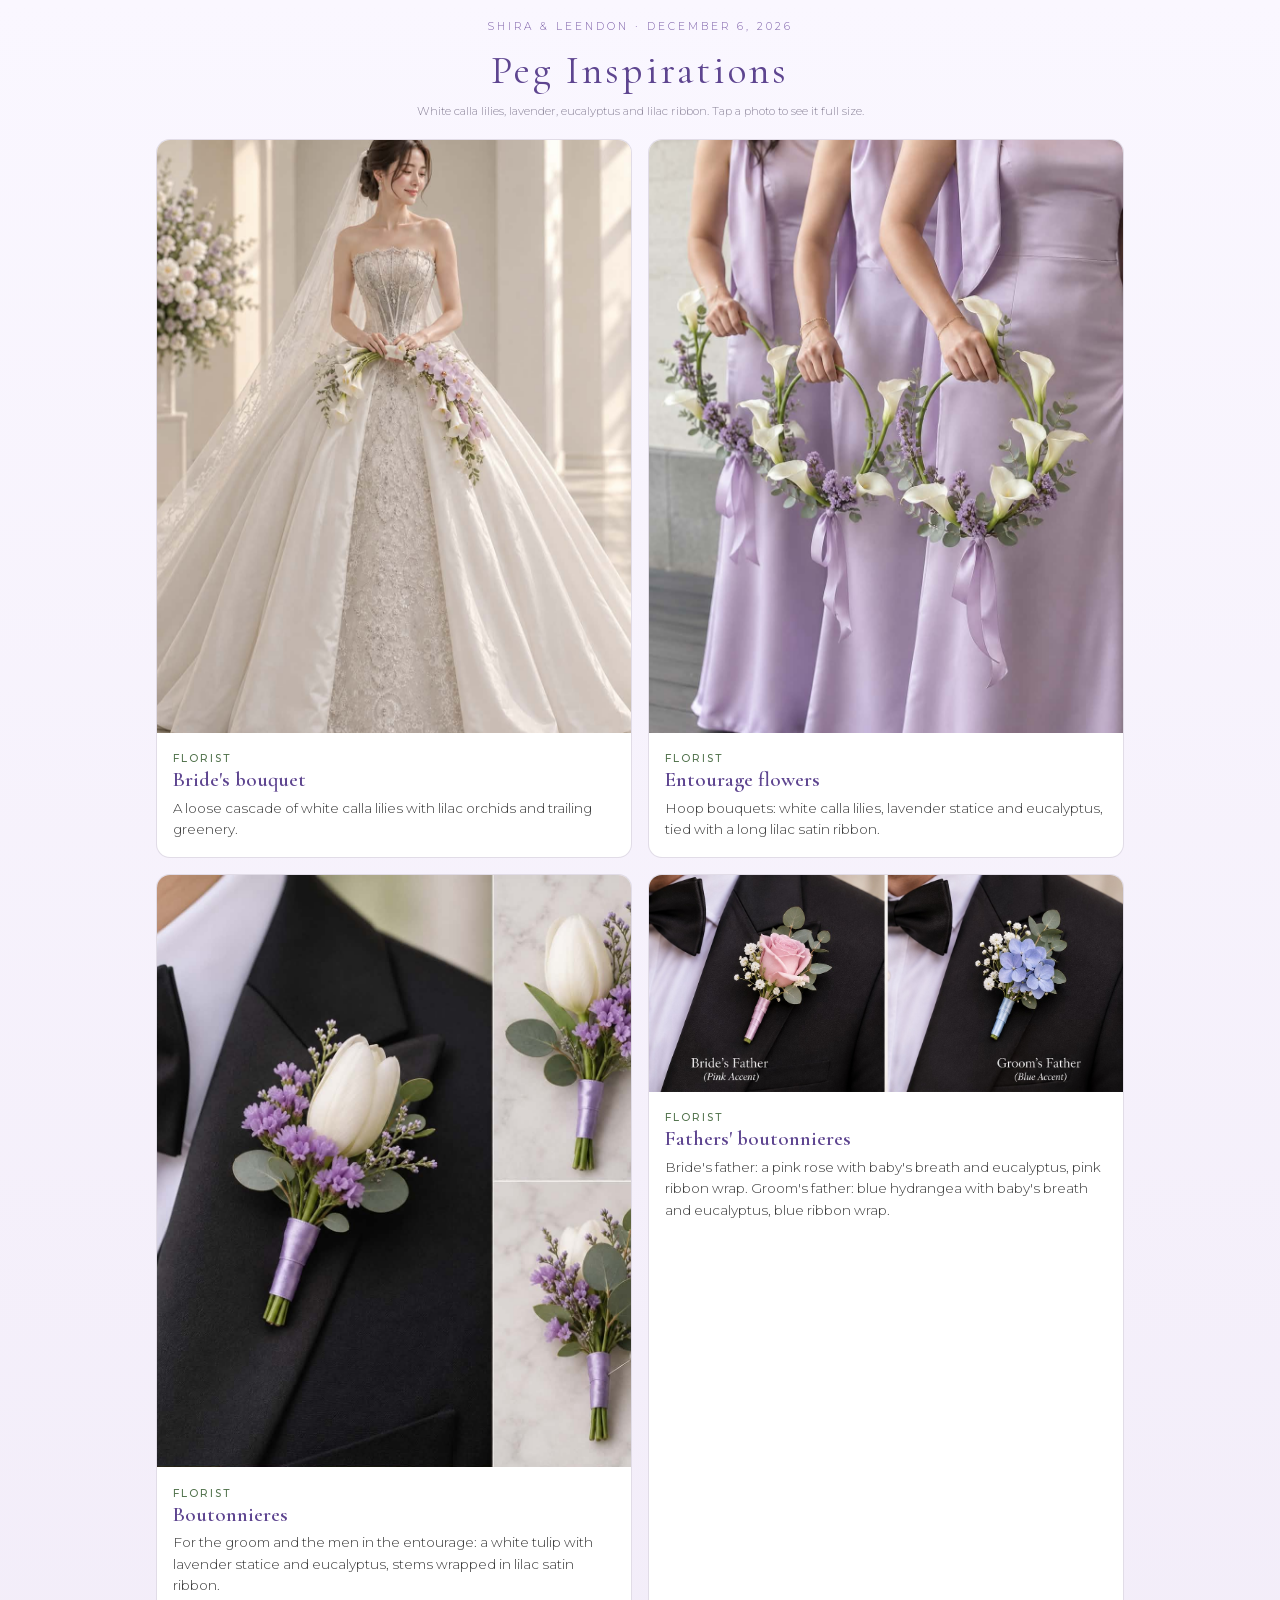
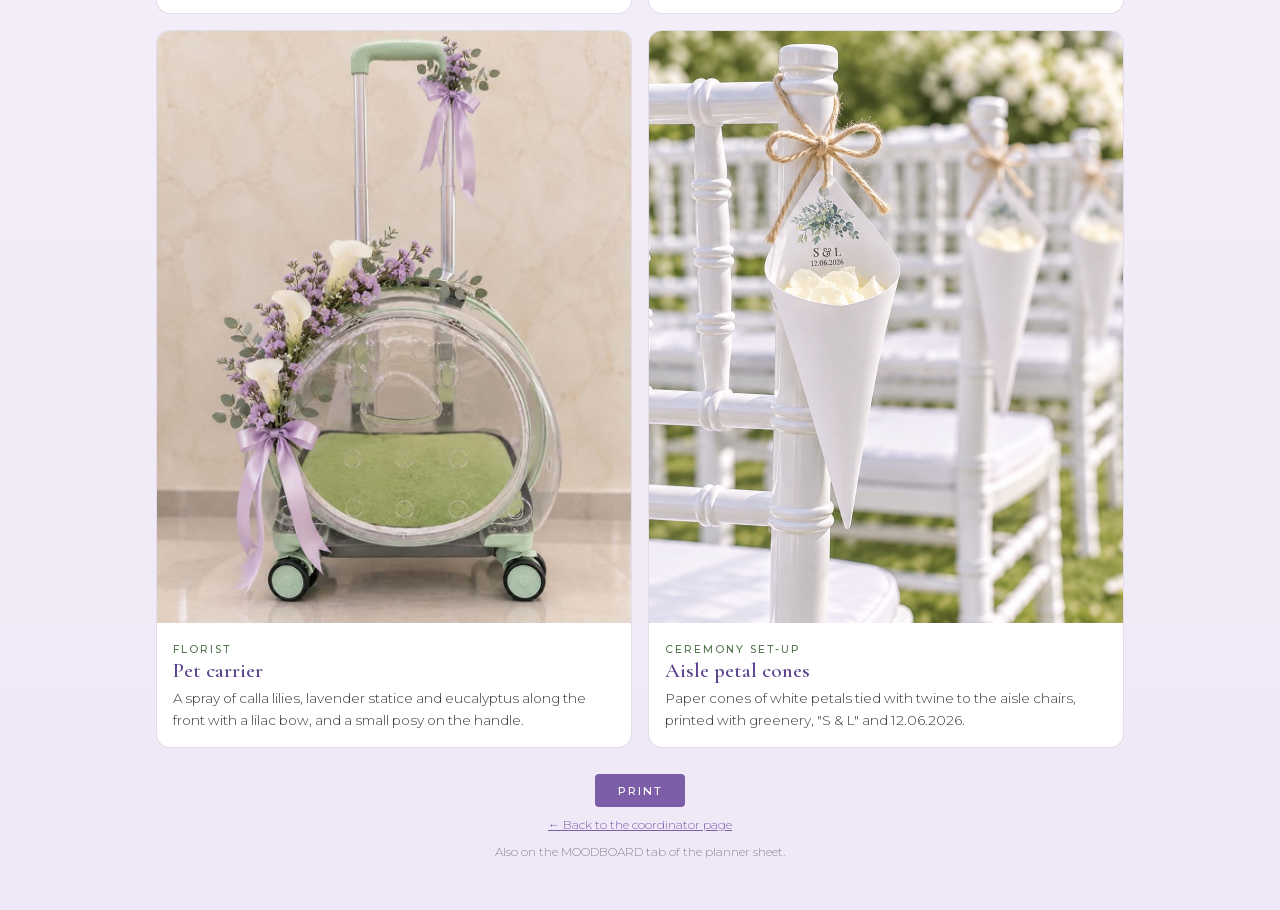
<file: pegs.html>
<!DOCTYPE html>
<html lang="en">
<head>
  <meta charset="UTF-8" />
  <meta name="viewport" content="width=device-width, initial-scale=1.0" />
  <meta name="robots" content="noindex, nofollow" />
  <title>Peg Inspirations — Shira &amp; Leendon</title>
  <meta name="theme-color" content="#7b5ea7" />
  <link rel="icon" href="data:image/svg+xml,%3Csvg xmlns='http://www.w3.org/2000/svg' viewBox='0 0 100 100'%3E%3Ctext y='.9em' font-size='90'%3E%F0%9F%92%90%3C/text%3E%3C/svg%3E" />
  <link rel="stylesheet" href="fonts/google-fonts.css" />
  <style>
    *, *::before, *::after { margin: 0; padding: 0; box-sizing: border-box; }
    body { font-family: 'Montserrat', sans-serif; font-weight: 300; color: #3a3a3a; line-height: 1.6;
      background: linear-gradient(180deg, #faf7ff, #efe8f6); min-height: 100vh; }
    .wrap { max-width: 1000px; margin: 0 auto; padding: 1.2rem 1rem 3rem; }
    header { text-align: center; margin-bottom: 1.2rem; }
    .kicker { font-size: .66rem; letter-spacing: 3px; text-transform: uppercase; color: #7b5ea7; }
    h1 { font-family: 'Cormorant Garamond', serif; font-weight: 500; font-size: 2rem; letter-spacing: 3px; color: #5e4590; margin-top: .1rem; }
    .sub { font-size: .72rem; color: #8a8398; }

    .pegs { list-style: none; display: grid; gap: 1rem; }
    .peg { background: #fff; border: 1px solid rgba(168,155,187,.35); border-radius: 14px; overflow: hidden; break-inside: avoid; }
    .peg img { display: block; width: 100%; aspect-ratio: 4 / 5; object-fit: cover; background: #f3eef9; }
    .peg img.wide { aspect-ratio: auto; }
    .peg div { padding: .85rem 1rem 1rem; }
    .peg .for { font-size: .66rem; letter-spacing: 2px; text-transform: uppercase; color: #52734d; font-weight: 500; }
    .peg h2 { font-family: 'Cormorant Garamond', serif; font-weight: 600; font-size: 1.3rem; line-height: 1.2; color: #5e4590; }
    .peg p { font-size: .84rem; margin-top: .3rem; }

    footer { text-align: center; margin-top: 1.6rem; font-size: .75rem; color: #8a8398; display: grid; gap: .5rem; justify-items: center; }
    footer a { color: #7b5ea7; }
    .btn { padding: .6rem 1.4rem; border: 0; border-radius: 4px; background: #7b5ea7; color: #fff; font: 500 .7rem 'Montserrat', sans-serif;
      letter-spacing: 2px; text-transform: uppercase; cursor: pointer; }

    @media (min-width: 700px) { h1 { font-size: 2.5rem; } .pegs { grid-template-columns: 1fr 1fr; } }
    @media print {
      @page { size: A4; margin: 10mm; }
      body { background: none; }
      footer { display: none; }
      .pegs { grid-template-columns: 1fr 1fr; gap: .5rem; }
      .peg img { aspect-ratio: 1; }
    }
  </style>
</head>
<body>
  <div class="wrap">
    <header>
      <p class="kicker">Shira &amp; Leendon · December 6, 2026</p>
      <h1>Peg Inspirations</h1>
      <p class="sub">White calla lilies, lavender, eucalyptus and lilac ribbon. Tap a photo to see it full size.</p>
    </header>

    <ul class="pegs">
      <li class="peg">
        <a href="images/pegs/bride-bouquet.jpg" target="_blank" rel="noopener"><img src="images/pegs/bride-bouquet.jpg" alt="Bride holding a cascading bouquet of white calla lilies and lilac orchids" loading="lazy" /></a>
        <div><p class="for">Florist</p><h2>Bride's bouquet</h2>
          <p>A loose cascade of white calla lilies with lilac orchids and trailing greenery.</p></div>
      </li>
      <li class="peg">
        <a href="images/pegs/entourage-flowers.jpg" target="_blank" rel="noopener"><img src="images/pegs/entourage-flowers.jpg" alt="Bridesmaids in lilac holding hoop bouquets of calla lilies, lavender and eucalyptus" loading="lazy" /></a>
        <div><p class="for">Florist</p><h2>Entourage flowers</h2>
          <p>Hoop bouquets: white calla lilies, lavender statice and eucalyptus, tied with a long lilac satin ribbon.</p></div>
      </li>
      <li class="peg">
        <a href="images/pegs/boutonnieres.jpg" target="_blank" rel="noopener"><img src="images/pegs/boutonnieres.jpg" alt="Boutonniere of a white tulip, lavender statice and eucalyptus wrapped in lilac ribbon" loading="lazy" /></a>
        <div><p class="for">Florist</p><h2>Boutonnieres</h2>
          <p>For the groom and the men in the entourage: a white tulip with lavender statice and eucalyptus, stems wrapped in lilac satin ribbon.</p></div>
      </li>
      <li class="peg">
        <a href="images/pegs/father-boutonnieres.jpg" target="_blank" rel="noopener"><img class="wide" src="images/pegs/father-boutonnieres.jpg" alt="Two boutonnieres: a pink rose for the bride's father and blue hydrangea for the groom's father" loading="lazy" /></a>
        <div><p class="for">Florist</p><h2>Fathers' boutonnieres</h2>
          <p>Bride's father: a pink rose with baby's breath and eucalyptus, pink ribbon wrap. Groom's father: blue hydrangea with baby's breath and eucalyptus, blue ribbon wrap.</p></div>
      </li>
      <li class="peg">
        <a href="images/pegs/pet-carrier.jpg" target="_blank" rel="noopener"><img src="images/pegs/pet-carrier.jpg" alt="Clear pet carrier dressed with calla lilies, lavender, eucalyptus and a lilac bow" loading="lazy" /></a>
        <div><p class="for">Florist</p><h2>Pet carrier</h2>
          <p>A spray of calla lilies, lavender statice and eucalyptus along the front with a lilac bow, and a small posy on the handle.</p></div>
      </li>
      <li class="peg">
        <a href="images/pegs/aisle-cones.jpg" target="_blank" rel="noopener"><img src="images/pegs/aisle-cones.jpg" alt="Paper petal cones tied with twine to white aisle chairs" loading="lazy" /></a>
        <div><p class="for">Ceremony set-up</p><h2>Aisle petal cones</h2>
          <p>Paper cones of white petals tied with twine to the aisle chairs, printed with greenery, "S &amp; L" and 12.06.2026.</p></div>
      </li>
    </ul>

    <footer>
      <button type="button" class="btn" onclick="print()">Print</button>
      <a href="coordinator.html">← Back to the coordinator page</a>
      <p>Also on the MOODBOARD tab of the planner sheet.</p>
    </footer>
  </div>
</body>
</html>
</file>
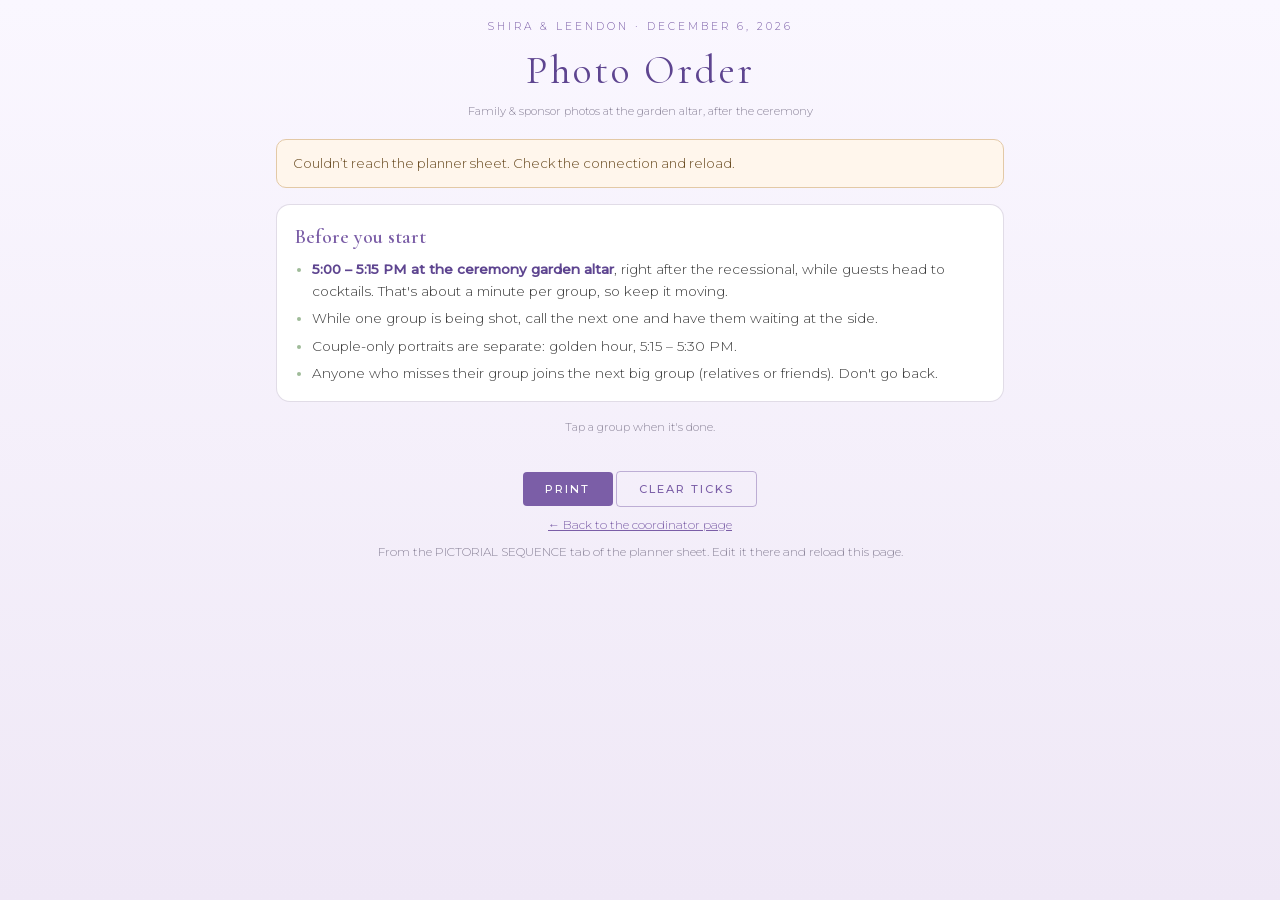
<file: photos.html>
<!DOCTYPE html>
<html lang="en">
<head>
  <meta charset="UTF-8" />
  <meta name="viewport" content="width=device-width, initial-scale=1.0" />
  <meta name="robots" content="noindex, nofollow" />
  <title>Photo Order — Shira &amp; Leendon</title>
  <meta name="theme-color" content="#7b5ea7" />
  <link rel="icon" href="data:image/svg+xml,%3Csvg xmlns='http://www.w3.org/2000/svg' viewBox='0 0 100 100'%3E%3Ctext y='.9em' font-size='90'%3E%F0%9F%93%B7%3C/text%3E%3C/svg%3E" />
  <link rel="stylesheet" href="fonts/google-fonts.css" />
  <style>
    *, *::before, *::after { margin: 0; padding: 0; box-sizing: border-box; }
    body { font-family: 'Montserrat', sans-serif; font-weight: 300; color: #3a3a3a; line-height: 1.6;
      background: linear-gradient(180deg, #faf7ff, #efe8f6); min-height: 100vh; }
    .wrap { max-width: 760px; margin: 0 auto; padding: 1.2rem 1rem 3rem; }
    header { text-align: center; margin-bottom: 1.2rem; }
    .kicker { font-size: .66rem; letter-spacing: 3px; text-transform: uppercase; color: #7b5ea7; }
    h1 { font-family: 'Cormorant Garamond', serif; font-weight: 500; font-size: 2rem; letter-spacing: 3px; color: #5e4590; margin-top: .1rem; }
    .sub { font-size: .72rem; color: #8a8398; }

    .card-box { background: #fff; border: 1px solid rgba(168,155,187,.35); border-radius: 14px; padding: 1rem 1.1rem; margin-bottom: 1rem; }
    .card-box h2 { font-family: 'Cormorant Garamond', serif; font-weight: 600; font-size: 1.25rem; color: #7b5ea7; margin-bottom: .4rem; }
    .notes { padding-left: 1.1rem; font-size: .85rem; display: grid; gap: .35rem; }
    .notes li::marker { color: #9fbb99; }
    .notes b { font-weight: 600; color: #5e4590; }

    .shots { list-style: none; display: grid; gap: .6rem; }
    .shot { display: grid; grid-template-columns: 2.4rem 1fr; gap: .8rem; padding: .85rem 1rem; background: #fff; border: 1px solid rgba(168,155,187,.35);
      border-radius: 12px; cursor: pointer; user-select: none; }
    .shot .n { width: 2.4rem; height: 2.4rem; border-radius: 50%; background: #7b5ea7; color: #fff; display: grid; place-items: center;
      font-weight: 600; font-size: .95rem; }
    .shot .grp { font-family: 'Cormorant Garamond', serif; font-weight: 600; font-size: 1.2rem; line-height: 1.2; color: #3a3a3a; }
    .shot .who { font-size: .85rem; margin-top: .2rem; }
    .shot .note { font-size: .78rem; color: #8a6d3b; margin-top: .3rem; }
    .shot.done { opacity: .5; }
    .shot.done .n { background: #52734d; }
    .shot.done .n::after { content: '✓'; }
    .shot.done .n span { display: none; }
    .shot.later { border-style: dashed; }
    .hint { font-size: .72rem; color: #8a8398; text-align: center; margin: .2rem 0 .6rem; }

    footer { text-align: center; margin-top: 1.6rem; font-size: .75rem; color: #8a8398; display: grid; gap: .5rem; justify-items: center; }
    footer a { color: #7b5ea7; }
    .btn { padding: .6rem 1.4rem; border: 0; border-radius: 4px; background: #7b5ea7; color: #fff; font: 500 .7rem 'Montserrat', sans-serif;
      letter-spacing: 2px; text-transform: uppercase; cursor: pointer; }
    .btn.ghost { background: none; color: #7b5ea7; border: 1px solid rgba(123,94,167,.45); }
    .loading { padding: 2rem; text-align: center; color: #8a8398; font-size: .85rem; }
    .msg { padding: .8rem 1rem; border-radius: 10px; background: #fff6ec; border: 1px solid #e3c9a6; color: #6b4d23; font-size: .82rem; margin-bottom: 1rem; }

    @media (min-width: 700px) { h1 { font-size: 2.5rem; } }
    @media print {
      @page { size: A4; margin: 10mm; }
      body { background: none; }
      .hint, footer, #msg { display: none; }
      .shot { padding: .4rem .6rem; break-inside: avoid; gap: .5rem; }
      .shot.done { opacity: 1; }
      .shot.done .n { background: #7b5ea7; }
      .shot.done .n::after { content: none; }
      .shot.done .n span { display: inline; }
      .shot .grp { font-size: 1rem; }
    }
  </style>
</head>
<body>
  <div class="wrap">
    <header>
      <p class="kicker">Shira &amp; Leendon · December 6, 2026</p>
      <h1>Photo Order</h1>
      <p class="sub">Family &amp; sponsor photos at the garden altar, after the ceremony</p>
    </header>

    <div id="msg"></div>
    <section class="card-box">
      <h2>Before you start</h2>
      <ul class="notes">
        <li><b>5:00 – 5:15 PM at the ceremony garden altar</b>, right after the recessional, while guests head to cocktails. That's about a minute per group, so keep it moving.</li>
        <li>While one group is being shot, call the next one and have them waiting at the side.</li>
        <li>Couple-only portraits are separate: golden hour, 5:15 – 5:30 PM.</li>
        <li>Anyone who misses their group joins the next big group (relatives or friends). Don't go back.</li>
      </ul>
    </section>

    <p class="hint">Tap a group when it's done.</p>
    <ol class="shots" id="shots"><li class="loading">Loading the photo order…</li></ol>

    <footer>
      <div><button type="button" class="btn" onclick="print()">Print</button> <button type="button" class="btn ghost" id="reset">Clear ticks</button></div>
      <a href="coordinator.html">← Back to the coordinator page</a>
      <p>From the PICTORIAL SEQUENCE tab of the planner sheet. Edit it there and reload this page.</p>
    </footer>
  </div>

<script>
const SHEET = 'https://docs.google.com/spreadsheets/d/1t5cbsdMCdoAq2igyebTX4-TFycz4nDVNPwXPwyvYdZE/gviz/tq?tqx=out:csv&sheet=PICTORIAL%20SEQUENCE&range=A3:D60&headers=0';
const CACHE_KEY = 'photo-order', DONE_KEY = 'photo-order-done';
const $ = id => document.getElementById(id);
const esc = s => String(s).replace(/[&<>"']/g, c => ({ '&': '&amp;', '<': '&lt;', '>': '&gt;', '"': '&quot;', "'": '&#39;' }[c]));
const load = key => { try { return JSON.parse(localStorage.getItem(key)); } catch (e) { return null; } };
const save = (key, value) => { try { localStorage.setItem(key, JSON.stringify(value)); } catch (e) {} };
const title = s => { const t = s.trim().toLowerCase(); return t.charAt(0).toUpperCase() + t.slice(1); };

function parseCsv(text) {
  const rows = [];
  let row = [], cell = '', quoted = false;
  for (let i = 0; i < text.length; i++) {
    const c = text[i];
    if (quoted) {
      if (c === '"' && text[i + 1] === '"') { cell += '"'; i++; }
      else if (c === '"') quoted = false;
      else cell += c;
    } else if (c === '"') quoted = true;
    else if (c === ',') { row.push(cell); cell = ''; }
    else if (c === '\n') { row.push(cell); rows.push(row); row = []; cell = ''; }
    else if (c !== '\r') cell += c;
  }
  if (cell || row.length) { row.push(cell); rows.push(row); }
  return rows;
}

function render(shots) {
  const done = new Set(load(DONE_KEY) || []);
  $('shots').innerHTML = shots.map((s, i) =>
    '<li class="shot' + (done.has(s.group) ? ' done' : '') + (/^not in the/i.test(s.note) ? ' later' : '') + '" data-group="' + esc(s.group) + '">' +
    '<span class="n"><span>' + (i + 1) + '</span></span><div>' +
    '<p class="grp">' + esc(title(s.group)) + '</p>' +
    (s.who ? '<p class="who">' + esc(s.who) + '</p>' : '') +
    (s.note ? '<p class="note">' + esc(s.note) + '</p>' : '') + '</div></li>').join('');
}

$('shots').addEventListener('click', e => {
  const li = e.target.closest('.shot');
  if (!li) return;
  li.classList.toggle('done');
  save(DONE_KEY, [...document.querySelectorAll('.shot.done')].map(el => el.dataset.group));
});
$('reset').addEventListener('click', () => {
  document.querySelectorAll('.shot.done').forEach(el => el.classList.remove('done'));
  save(DONE_KEY, []);
});

fetch(SHEET, { cache: 'no-cache' })
  .then(r => { if (!r.ok) throw new Error(r.status); return r.text(); })
  .then(text => {
    const shots = parseCsv(text).map(r => ({ group: (r[1] || '').trim(), who: (r[2] || '').trim(), note: (r[3] || '').trim() })).filter(s => s.group);
    if (!shots.length) throw new Error('empty');
    save(CACHE_KEY, shots);
    return shots;
  })
  .catch(() => {
    const cached = load(CACHE_KEY);
    $('msg').innerHTML = '<p class="msg">Couldn’t reach the planner sheet. ' + (cached ? 'Showing the copy saved on this device.' : 'Check the connection and reload.') + '</p>';
    return cached || [];
  })
  .then(render);
</script>
</body>
</html>
</file>
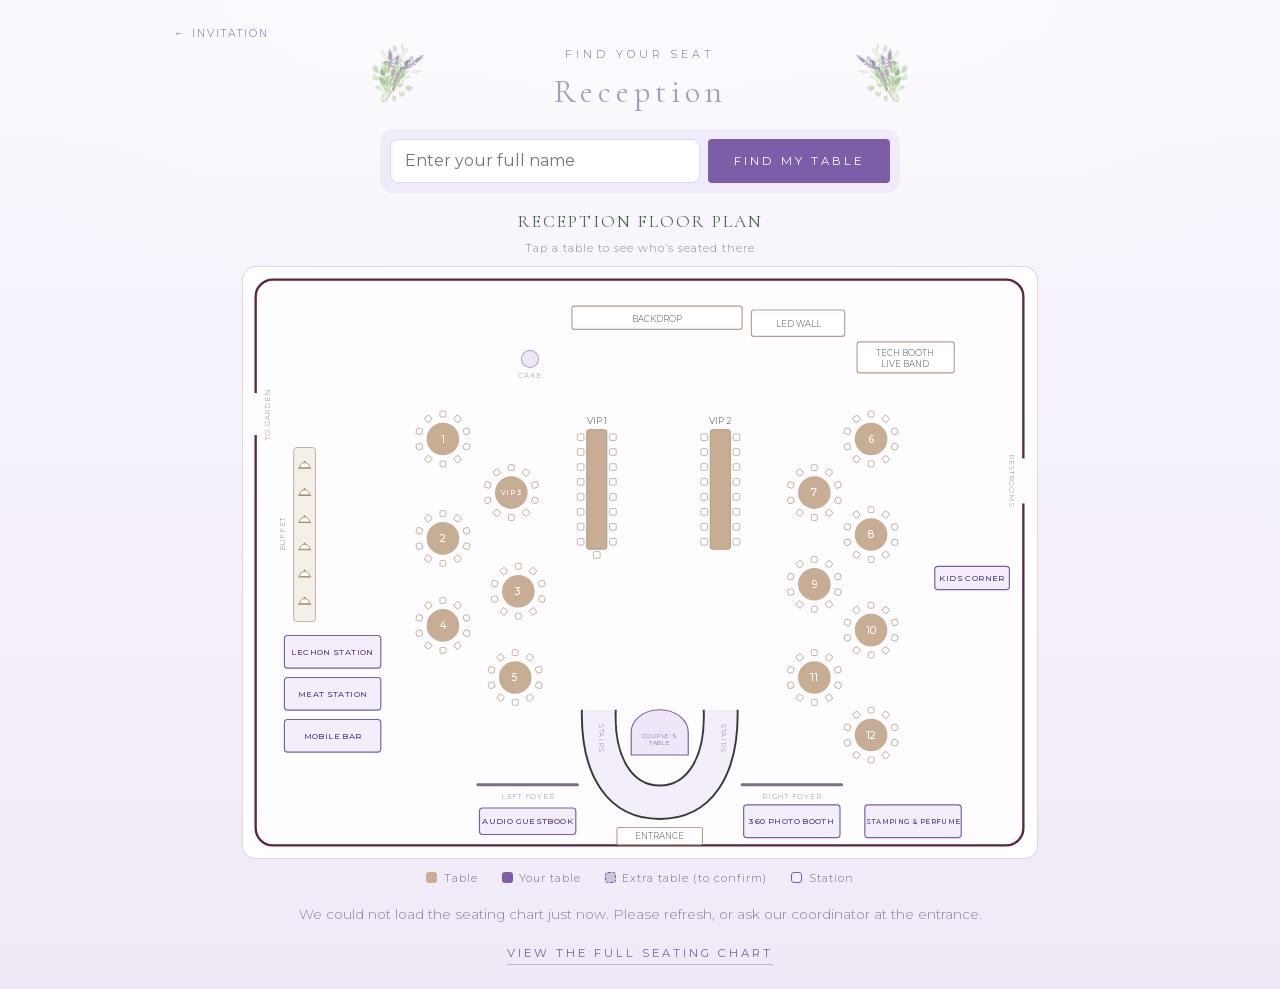
<file: seat-plan.html>
<!DOCTYPE html>
<html lang="en">
<head>
  <meta charset="UTF-8" />
  <meta name="viewport" content="width=device-width, initial-scale=1.0" />
  <title>Find Your Seat — Shira &amp; Leendon</title>
  <meta name="description" content="Find your table for the reception of Shira & Leendon, December 6, 2026." />
  <meta name="theme-color" content="#7b5ea7" />
  <link rel="icon" href="data:image/svg+xml,%3Csvg xmlns='http://www.w3.org/2000/svg' viewBox='0 0 100 100'%3E%3Ctext y='.9em' font-size='90'%3E%F0%9F%92%9C%3C/text%3E%3C/svg%3E" />
  <link rel="stylesheet" href="fonts/google-fonts.css" />
  <style>
    *, *::before, *::after { margin: 0; padding: 0; box-sizing: border-box; }
    html { scroll-behavior: smooth; }
    body {
      font-family: 'Montserrat', sans-serif; font-weight: 300; color: #3a3a3a;
      line-height: 1.7; min-height: 100vh;
      background:
        radial-gradient(120% 55% at 50% 0%, rgba(255,255,255,.55), rgba(255,255,255,0) 60%),
        linear-gradient(180deg, rgba(250,247,255,.94), rgba(238,231,246,.88));
    }
    .container { max-width: 980px; margin: 0 auto; padding: 0 1.5rem; }
    section { padding: .4rem 0 1.5rem; }

    .sec-hero { position: relative; max-width: 560px; margin: 0 auto .6rem; text-align: center; }
    .sec-accent { position: absolute; top: -.35rem; width: 70px; height: auto; opacity: .8; pointer-events: none; z-index: 0; }
    .sec-accent.left  { left: 0; transform: scaleX(-1) rotate(-20deg); }
    .sec-accent.right { right: 0; transform: rotate(-20deg); }
    .sec-pre, .sec-heading { position: relative; z-index: 1; }
    .sec-pre { font-size: .68rem; letter-spacing: 4px; text-transform: uppercase; color: #7b5ea7; }
    .sec-heading {
      font-family: 'Cormorant Garamond', serif; font-weight: 500;
      font-size: 2rem; letter-spacing: 5px; color: #a89bbb; margin: .1rem 0 0;
    }

    .card { background: rgba(216,200,236,.28); border-radius: 14px; padding: .65rem; max-width: 520px; margin: 0 auto; }
    .field label { position: absolute; width: 1px; height: 1px; overflow: hidden; clip: rect(0 0 0 0); white-space: nowrap; }
    .field input {
      width: 100%; padding: .7rem .85rem; border: 1px solid #e0d6ee; border-radius: 8px;
      font-family: 'Montserrat', sans-serif; font-size: 1rem; background: #fff; color: #3a3a3a;
    }
    .field input:focus { outline: none; border-color: #7b5ea7; }
    .btn {
      display: inline-block; margin-top: 1.25rem; padding: .9rem 2.4rem; border: none; cursor: pointer;
      background: #7b5ea7; color: #fff; border-radius: 4px;
      font-family: 'Montserrat', sans-serif; font-size: .72rem; letter-spacing: 3px; text-transform: uppercase;
      transition: background .25s;
    }
    .btn:hover { background: #6a4a97; }
    .search-row { display: flex; gap: .5rem; align-items: stretch; }
    .search-row input { flex: 1; width: auto; min-width: 0; }
    .search-row .btn { margin-top: 0; white-space: nowrap; padding: 0 1.6rem; }
    .btn-sm { display: none; }
    .msg:empty { display: none; }

    .hit { display: flex; justify-content: space-between; align-items: baseline; gap: .8rem; width: 100%;
      margin-top: .4rem; padding: .55rem .8rem; background: #fff; border: 1px solid rgba(168,155,187,.4);
      border-radius: 10px; cursor: pointer; text-align: left; font: inherit; }
    .hit:hover { border-color: #7b5ea7; }
    .hit-name { font-family: 'Cormorant Garamond', serif; font-weight: 600; font-size: 1.02rem; color: #3a3a3a; }
    .hit-table { font-size: .72rem; letter-spacing: 1.5px; text-transform: uppercase; color: #7b5ea7; white-space: nowrap; }

    /* table guest list, shown over the map rather than below it */
    .modal { position: fixed; inset: 0; z-index: 50; display: flex; align-items: center; justify-content: center;
      padding: 1rem; background: rgba(40,28,56,.45); }
    .modal[hidden] { display: none; }
    .modal-card { position: relative; width: 100%; max-width: 420px; max-height: 88vh; max-height: 88dvh; overflow-y: auto;
      background: #fff; border-radius: 14px; padding: .9rem 1.1rem 1rem; box-shadow: 0 18px 40px -12px rgba(40,28,56,.45); }
    .m-close { position: absolute; top: .3rem; right: .35rem; width: 2.7rem; height: 2.7rem; border: none; background: none;
      font-size: 1.6rem; line-height: 1; color: #8a8398; cursor: pointer; border-radius: 50%; }
    .m-close:hover, .m-close:focus-visible { background: #f3eef9; color: #5d3f87; outline: none; }
    .m-head { display: flex; align-items: baseline; flex-wrap: wrap; gap: .2rem .7rem; padding: 0 2.6rem .5rem 0;
      border-bottom: 1px solid rgba(168,155,187,.3); margin-bottom: .45rem; }
    .m-title { font-family: 'Cormorant Garamond', serif; font-weight: 600; font-size: 1.5rem; color: #7b5ea7; letter-spacing: .5px; }
    .m-note { font-size: .62rem; letter-spacing: 1.5px; text-transform: uppercase; color: #52734d; }
    .m-match { padding: 0 2.6rem .5rem 0; border-bottom: 1px solid rgba(168,155,187,.3); margin-bottom: .5rem; }
    .m-name { font-family: 'Cormorant Garamond', serif; font-weight: 600; font-size: 1.35rem; color: #3a3a3a; line-height: 1.2; }
    .m-where { display: flex; align-items: baseline; flex-wrap: wrap; gap: .1rem .6rem; margin-top: .1rem; }
    .m-tbl { font-family: 'Cormorant Garamond', serif; font-weight: 600; font-size: 1.6rem; color: #7b5ea7; letter-spacing: .5px; }
    .m-label { font-size: .62rem; letter-spacing: 1.5px; text-transform: uppercase; color: #7b5ea7; margin-bottom: .2rem; }
    .m-warn { font-size: .75rem; color: #8a5a1c; background: #fff6ec; border-radius: 6px; padding: .35rem .6rem; margin-bottom: .45rem; }
    .modal-card .m-list { margin-top: 0; columns: 1; }   /* one name per line on phones: two columns wrapped most names */
    .modal-card .m-list li { line-height: 1.55; font-size: .92rem; }
    /* the table as it sits on the floor plan, seats numbered */
    .m-svg { display: block; width: 100%; max-width: 210px; height: auto; margin: .2rem auto .8rem; }
    .m-svg.long { max-width: 150px; }
    .d-top { fill: #c6ad93; }
    .d-num { font-family: 'Montserrat', sans-serif; font-size: 24px; font-weight: 500; fill: #fff; text-anchor: middle; }
    .d-num.vip { font-size: 13px; }
    .d-seat circle { fill: #fff; stroke: #b9a089; stroke-width: 1.5; }
    .d-seat text { font-family: 'Montserrat', sans-serif; font-size: 12px; font-weight: 500; fill: #6f6880; text-anchor: middle; pointer-events: none; }
    .d-seat.free circle { fill: #faf8fc; stroke: #d9d0e4; stroke-dasharray: 3 2; }
    .d-seat.free text { fill: #c3bacd; }
    .d-seat.hl circle { fill: #efe7f7; stroke: #7b5ea7; stroke-width: 2; }
    .d-seat.you circle { fill: #7b5ea7; stroke: #5d3f87; }
    .d-seat.you text { fill: #fff; }
    .msg { text-align: center; margin-top: 1.25rem; font-size: .9rem; color: #c0392b; }

    .toggle { display: block; margin: 1.25rem auto 0; background: none; border: none; cursor: pointer;
      font-family: 'Montserrat', sans-serif; font-size: .72rem; letter-spacing: 3px; text-transform: uppercase;
      color: #7b5ea7; border-bottom: 1px solid rgba(123,94,167,.4); padding-bottom: .25rem; }

    /* ── floor plan ── */
    .plan { margin-top: .9rem; }
    .plan-title { text-align: center; font-family: 'Cormorant Garamond', serif; font-weight: 500;
      font-size: 1.1rem; letter-spacing: 2px; text-transform: uppercase; color: #4c6b4c; }
    .plan-hint { text-align: center; font-size: .7rem; letter-spacing: 1px; color: #8a8398; margin: .1rem 0 .5rem; }
    .plan-scroll { overflow-x: auto; -webkit-overflow-scrolling: touch;
      background: #fff; border: 1px solid rgba(168,155,187,.4); border-radius: 14px; padding: .5rem; }
    #map { display: block; width: 100%; min-width: 620px; height: auto; }
    .room   { fill: #fdfcff; stroke: #5b2740; stroke-width: 3; }
    .box    { fill: #fff; stroke: #b9a089; stroke-width: 1.5; }
    .box-t  { font-family: 'Montserrat', sans-serif; font-size: 11px; fill: #4a4652; text-anchor: middle; }
    .mini   { font-family: 'Montserrat', sans-serif; font-size: 9px; letter-spacing: 1px; fill: #8a8398; text-anchor: middle; }
    .cake   { fill: #efe7f7; stroke: #b7a5cd; stroke-width: 1.5; }
    .buffet-tbl { fill: #f6efe7; stroke: #c6ad93; stroke-width: 1.2; }
    .cloche path { fill: #fff; stroke: #a98f74; stroke-width: 1.2; }
    .cloche line { stroke: #a98f74; stroke-width: 1.4; stroke-linecap: round; }
    .cloche circle { fill: #a98f74; }
    .stair-band { fill: #f3eef9; }
    .mini.ct { fill: #5d3f87; font-size: 7.5px; }
    .couple { fill: #efe7f7; stroke: #7b5ea7; stroke-width: 1.5; }
    .stair  { fill: none; stroke: #3a3a3a; stroke-width: 2.5; }
    .seat   { fill: #fff; stroke: #b9a089; stroke-width: 1; }
    .disc   { fill: #c6ad93; }
    .vip-top{ fill: #c6ad93; stroke: #a98f74; stroke-width: 1; }
    .vip-label { font-family: 'Montserrat', sans-serif; font-size: 12px; fill: #4a4652; text-anchor: middle; }
    .num.vip-num { font-size: 8.5px; letter-spacing: .5px; }
    .num    { font-family: 'Montserrat', sans-serif; font-size: 13px; fill: #fff; text-anchor: middle; font-weight: 500; }
    .tbl    { cursor: pointer; }
    .tbl:hover .disc, .tbl:focus .disc, .tbl:hover .vip-top, .tbl:focus .vip-top { fill: #a98f74; }
    .tbl.optional.empty { display: none; }
    .tbl.extra .disc { fill: #cfc3d8; stroke: #7b5ea7; stroke-width: 1.5; stroke-dasharray: 3 2; }
    .partition { stroke: #7a6f86; stroke-width: 4; stroke-linecap: round; fill: none; }
    .gap { fill: #fdfcff; }
    /* stations from stations.js, drawn as on the coordinator page */
    #map .sup { pointer-events: none; }
    #map .sup rect { fill: #f3eef9; stroke: #7b5ea7; stroke-width: 1.5; }
    #map .sup text { font-family: 'Montserrat', sans-serif; font-size: 10.5px; font-weight: 500; letter-spacing: .5px; fill: #5d3f87; text-anchor: middle; }
    #map .sup text.sub { font-size: 8.5px; font-weight: 400; fill: #7b5ea7; }
    .tbl.on .disc, .tbl.on .vip-top { fill: #7b5ea7; stroke: #5d3f87; }
    .tbl.on .seat { stroke: #7b5ea7; }
    .tbl .seat.you { fill: #7b5ea7; stroke: #5d3f87; }
    .tbl:focus { outline: none; }
    .legend { display: flex; flex-wrap: wrap; gap: .75rem 1.5rem; justify-content: center;
      margin-top: .6rem; font-size: .68rem; letter-spacing: 1px; color: #6f6880; }
    .legend i { display: inline-block; width: 11px; height: 11px; border-radius: 3px; margin-right: .4rem; vertical-align: -1px; }
    .loading { text-align: center; font-size: .85rem; color: #8a8398; margin-top: 1rem; }
    .notice { background: #fff6ec; border: 1px solid #e3c9a6; border-radius: 8px;
      padding: .7rem .9rem; margin-top: .75rem; font-size: .8rem; line-height: 1.6; color: #6b4d23; }
    .tbl.empty { opacity: .3; pointer-events: none; }
    .tbl.over .disc, .tbl.over .vip-top { fill: #d9a05b; stroke: #b9792f; }
    .chart { margin-top: 2rem; display: grid; gap: 1rem; }
    .chart[hidden] { display: none; }
    .t-card { background: rgba(255,255,255,.75); border: 1px solid rgba(168,155,187,.35); border-radius: 12px; padding: 1.1rem 1.25rem; }
    .t-head { display: flex; align-items: baseline; justify-content: space-between; gap: 1rem; margin-bottom: .5rem; }
    .t-id { font-family: 'Cormorant Garamond', serif; font-weight: 600; font-size: 1.2rem; color: #7b5ea7; letter-spacing: 1px; }
    .t-note { font-size: .62rem; letter-spacing: 1.5px; text-transform: uppercase; color: #52734d; }
    .t-guests { font-family: 'Cormorant Garamond', serif; font-size: 1rem; color: #3a3a3a; line-height: 1.9; }
    /* columns rather than a grid, so seat numbers read down then across */
    .g-list { list-style: none; padding: 0; margin: .4rem 0 0; text-align: left; columns: 185px; column-gap: .9rem; }
    /* every row gets the same marker slot (seat number, baby or bullet) so the names line up; a flex row keeps the
       marker on the first line when a name wraps */
    .g-list li {
      display: flex; align-items: baseline; gap: .55rem; break-inside: avoid;
      font-family: 'Cormorant Garamond', serif; font-size: 1rem; line-height: 1.75; color: #3a3a3a;
    }
    .g-list li::before { content: '\2022'; flex: none; width: 1.35rem; text-align: center; color: #b7a5cd; }
    .g-list li[data-seat]::before {
      content: attr(data-seat); height: 1.35rem; border: 1px solid #c9bcd9; border-radius: 50%;
      font-family: 'Montserrat', sans-serif; font-size: .6rem; font-weight: 500; line-height: 1.25rem; color: #7b5ea7;
    }
    .g-list li.hl::before { background: #efe7f7; border-color: #7b5ea7; }
    .g-list li strong { color: #7b5ea7; }
    @font-face { font-family: 'FA Solid'; font-weight: 900; font-display: block; src: url(fonts/fa/fa-solid-900.woff2) format('woff2'); }
    .g-list li.baby::before, .m-name.baby::before { content: '\f77c'; font-family: 'FA Solid'; font-weight: 900; color: #7b5ea7; }
    .g-list li.baby::before { font-size: .72em; }
    .m-name.baby::before { font-size: .7em; margin-right: .45rem; vertical-align: .08em; }

    .topbar { padding-top: .7rem; }
    .topbar a { font-size: .66rem; letter-spacing: 2px; text-transform: uppercase; color: #7b5ea7; text-decoration: none; }
    .topbar a:hover { text-decoration: underline; }

    /* phones */
    @media (max-width: 600px) {
      .container { padding: 0 1rem; }
      .sec-pre { font-size: .62rem; letter-spacing: 3px; }
      .sec-heading { font-size: 1.6rem; letter-spacing: 3px; }
      .sec-accent { width: 54px; }
      .search-row .btn { padding: 0 1.1rem; }
      .btn-lg { display: none; } .btn-sm { display: inline; }
      .plan-title { font-size: 1.05rem; }
      .plan-hint { font-size: .68rem; }
    }

    /* desktop: width the map from the window height so search + map + legend
       fit on one screen (1000x740 viewBox, so width = height x 1.3514) */
    @media (min-width: 601px) {
      .plan-scroll { width: fit-content; max-width: 100%; margin: 0 auto; }
      #map { min-width: 0; width: min(914px, calc(100vw - 90px), max(560px, calc((100vh - 325px) * 1.3514))); }   /* floor: a phone on its side has almost no height */
      .modal-card { max-width: 640px; max-height: 85vh; padding: 1.5rem 2rem 1.7rem; border-radius: 18px; }
      .m-close { top: .7rem; right: .8rem; font-size: 2rem; }
      .m-head, .m-match { padding-right: 2.8rem; padding-bottom: .7rem; margin-bottom: .8rem; }
      .m-title, .m-tbl { font-size: 2.1rem; }
      .m-name { font-size: 1.8rem; }
      .m-note, .m-label { font-size: .72rem; }
      .m-warn { font-size: .85rem; }
      .modal-card .m-list { columns: 230px; column-gap: 1.6rem; }
      .modal-card .m-list li { font-size: 1.15rem; line-height: 1.75; }
      .m-layout { display: grid; grid-template-columns: 190px 1fr; gap: 0 1.8rem; align-items: start; }
      .m-svg { margin: .3rem 0 0; }
      .m-svg.long { justify-self: center; }
    }
  </style>
</head>
<body>
  <section>
    <div class="container">
      <div class="topbar"><a href="index.html">&larr; Invitation</a></div>
      <div class="sec-hero">
        <img class="sec-accent left" src="images/compressed/lilac-bouquet.webp" alt="" aria-hidden="true" />
        <img class="sec-accent right" src="images/compressed/lilac-bouquet.webp" alt="" aria-hidden="true" />
        <p class="sec-pre">Find Your Seat</p>
        <h2 class="sec-heading">Reception</h2>
      </div>

      <div class="card">
        <div class="field">
          <label for="q">Your Name</label>
          <div class="search-row">
            <input type="text" id="q" placeholder="Enter your full name" autocomplete="name" />
            <button type="button" class="btn" id="go"><span class="btn-lg">Find my table</span><span class="btn-sm">Find</span></button>
          </div>
        </div>
        <div class="msg" id="msg"></div>
      </div>

      <div class="plan">
        <p class="plan-title">Reception Floor Plan</p>
        <p class="plan-hint">Tap a table to see who’s seated there</p>
        <div class="plan-scroll"><svg id="map" viewBox="0 0 1000 740" role="img" aria-label="Reception floor plan — tap a table to see who is seated there"><rect class="room" x="6" y="6" width="988" height="728" rx="22"/><rect class="box" x="413" y="40" width="219" height="30" rx="3"/><text class="box-t" x="522" y="60">BACKDROP</text><rect class="box" x="644" y="45" width="120" height="34" rx="3"/><text class="box-t" x="704" y="67">LED WALL</text><rect class="box" x="780" y="86" width="125" height="40" rx="3"/><text class="box-t" x="842" y="104">TECH BOOTH</text><text class="box-t" x="842" y="118">LIVE BAND</text><circle class="cake" cx="359" cy="108" r="11"/><text class="mini" x="359" y="133">CAKE</text><rect class="buffet-tbl" x="55" y="222" width="28" height="224" rx="4"/><g class="cloche"><path d="M62.5 248 A6.5 6.5 0 0 1 75.5 248 Z"/><line x1="61" y1="248.6" x2="77" y2="248.6"/><circle cx="69" cy="240.4" r="1.3"/></g><g class="cloche"><path d="M62.5 283 A6.5 6.5 0 0 1 75.5 283 Z"/><line x1="61" y1="283.6" x2="77" y2="283.6"/><circle cx="69" cy="275.4" r="1.3"/></g><g class="cloche"><path d="M62.5 318 A6.5 6.5 0 0 1 75.5 318 Z"/><line x1="61" y1="318.6" x2="77" y2="318.6"/><circle cx="69" cy="310.4" r="1.3"/></g><g class="cloche"><path d="M62.5 353 A6.5 6.5 0 0 1 75.5 353 Z"/><line x1="61" y1="353.6" x2="77" y2="353.6"/><circle cx="69" cy="345.4" r="1.3"/></g><g class="cloche"><path d="M62.5 388 A6.5 6.5 0 0 1 75.5 388 Z"/><line x1="61" y1="388.6" x2="77" y2="388.6"/><circle cx="69" cy="380.4" r="1.3"/></g><g class="cloche"><path d="M62.5 423 A6.5 6.5 0 0 1 75.5 423 Z"/><line x1="61" y1="423.6" x2="77" y2="423.6"/><circle cx="69" cy="415.4" r="1.3"/></g><text class="mini" x="44" y="334" transform="rotate(-90 44 334)">BUFFET</text><g class="tbl" data-table="VIP 1" tabindex="0"><rect class="seat" x="420" y="204.4" width="8.5" height="8.5" rx="1.5"/><rect class="seat" x="461.5" y="204.4" width="8.5" height="8.5" rx="1.5"/><rect class="seat" x="420" y="223.6" width="8.5" height="8.5" rx="1.5"/><rect class="seat" x="461.5" y="223.6" width="8.5" height="8.5" rx="1.5"/><rect class="seat" x="420" y="242.9" width="8.5" height="8.5" rx="1.5"/><rect class="seat" x="461.5" y="242.9" width="8.5" height="8.5" rx="1.5"/><rect class="seat" x="420" y="262.1" width="8.5" height="8.5" rx="1.5"/><rect class="seat" x="461.5" y="262.1" width="8.5" height="8.5" rx="1.5"/><rect class="seat" x="420" y="281.4" width="8.5" height="8.5" rx="1.5"/><rect class="seat" x="461.5" y="281.4" width="8.5" height="8.5" rx="1.5"/><rect class="seat" x="420" y="300.6" width="8.5" height="8.5" rx="1.5"/><rect class="seat" x="461.5" y="300.6" width="8.5" height="8.5" rx="1.5"/><rect class="seat" x="420" y="319.9" width="8.5" height="8.5" rx="1.5"/><rect class="seat" x="461.5" y="319.9" width="8.5" height="8.5" rx="1.5"/><rect class="seat" x="420" y="339.1" width="8.5" height="8.5" rx="1.5"/><rect class="seat" x="461.5" y="339.1" width="8.5" height="8.5" rx="1.5"/><rect class="seat" x="440.8" y="356" width="8.5" height="8.5" rx="1.5"/><rect class="vip-top" x="432" y="199" width="26" height="154" rx="3"/><text class="vip-label" x="445" y="192">VIP 1</text></g><g class="tbl" data-table="VIP 2" tabindex="0"><rect class="seat" x="579.0" y="204.4" width="8.5" height="8.5" rx="1.5"/><rect class="seat" x="620.5" y="204.4" width="8.5" height="8.5" rx="1.5"/><rect class="seat" x="579.0" y="223.6" width="8.5" height="8.5" rx="1.5"/><rect class="seat" x="620.5" y="223.6" width="8.5" height="8.5" rx="1.5"/><rect class="seat" x="579.0" y="242.9" width="8.5" height="8.5" rx="1.5"/><rect class="seat" x="620.5" y="242.9" width="8.5" height="8.5" rx="1.5"/><rect class="seat" x="579.0" y="262.1" width="8.5" height="8.5" rx="1.5"/><rect class="seat" x="620.5" y="262.1" width="8.5" height="8.5" rx="1.5"/><rect class="seat" x="579.0" y="281.4" width="8.5" height="8.5" rx="1.5"/><rect class="seat" x="620.5" y="281.4" width="8.5" height="8.5" rx="1.5"/><rect class="seat" x="579.0" y="300.6" width="8.5" height="8.5" rx="1.5"/><rect class="seat" x="620.5" y="300.6" width="8.5" height="8.5" rx="1.5"/><rect class="seat" x="579.0" y="319.9" width="8.5" height="8.5" rx="1.5"/><rect class="seat" x="620.5" y="319.9" width="8.5" height="8.5" rx="1.5"/><rect class="seat" x="579.0" y="339.1" width="8.5" height="8.5" rx="1.5"/><rect class="seat" x="620.5" y="339.1" width="8.5" height="8.5" rx="1.5"/><rect class="vip-top" x="591.0" y="199" width="26" height="154" rx="3"/><text class="vip-label" x="604" y="192">VIP 2</text></g><g transform="translate(0 100)"><path class="couple" d="M489.3 517.7 V488.6 A36.7 29.1 0 0 1 562.7 488.6 V517.7 Z"/><text class="mini ct" x="526" y="496.3">COUPLE’S</text><text class="mini ct" x="526" y="505.4">TABLE</text><path class="stair-band" d="M425.8 459.5 C424 545, 460 600, 526 600 C592 600, 628 545, 626.2 459.5 L582.6 459.5 C585 520, 562 557, 526 557 C490 557, 467 520, 469.4 459.5 Z"/><path class="stair" d="M425.8 459.5 C424 545, 460 600, 526 600 C592 600, 628 545, 626.2 459.5"/><path class="stair" d="M469.4 459.5 C467 520, 490 557, 526 557 C562 557, 585 520, 582.6 459.5"/><text class="mini" x="447.6" y="496.2" transform="rotate(90 447.6 496.2)">STAIRS</text><text class="mini" x="604.4" y="496.2" transform="rotate(90 604.4 496.2)">STAIRS</text><rect class="box" x="471" y="611" width="110" height="22" rx="2"/><text class="box-t" x="526" y="626">ENTRANCE</text></g><g class="tbl" data-table="Table 1" tabindex="0"><rect class="seat" x="243.2" y="175.2" width="7.5" height="7.5" rx="1.5" transform="rotate(0 247 179)"/><rect class="seat" x="262.1" y="181.4" width="7.5" height="7.5" rx="1.5" transform="rotate(36 265.8 185.1)"/><rect class="seat" x="273.7" y="197.4" width="7.5" height="7.5" rx="1.5" transform="rotate(72 277.4 201.1)"/><rect class="seat" x="273.7" y="217.1" width="7.5" height="7.5" rx="1.5" transform="rotate(108 277.4 220.9)"/><rect class="seat" x="262.1" y="233.1" width="7.5" height="7.5" rx="1.5" transform="rotate(144 265.8 236.9)"/><rect class="seat" x="243.2" y="239.2" width="7.5" height="7.5" rx="1.5" transform="rotate(180 247 243)"/><rect class="seat" x="224.4" y="233.1" width="7.5" height="7.5" rx="1.5" transform="rotate(216 228.2 236.9)"/><rect class="seat" x="212.8" y="217.1" width="7.5" height="7.5" rx="1.5" transform="rotate(252 216.6 220.9)"/><rect class="seat" x="212.8" y="197.4" width="7.5" height="7.5" rx="1.5" transform="rotate(288 216.6 201.1)"/><rect class="seat" x="224.4" y="181.4" width="7.5" height="7.5" rx="1.5" transform="rotate(324 228.2 185.1)"/><circle class="disc" cx="247" cy="211" r="21"/><text class="num" x="247" y="216">1</text></g><g class="tbl vip-round" data-table="VIP 3" tabindex="0"><rect class="seat" x="331.2" y="244.2" width="7.5" height="7.5" rx="1.5" transform="rotate(0 335 248)"/><rect class="seat" x="350.1" y="250.4" width="7.5" height="7.5" rx="1.5" transform="rotate(36 353.8 254.1)"/><rect class="seat" x="361.7" y="266.4" width="7.5" height="7.5" rx="1.5" transform="rotate(72 365.4 270.1)"/><rect class="seat" x="361.7" y="286.1" width="7.5" height="7.5" rx="1.5" transform="rotate(108 365.4 289.9)"/><rect class="seat" x="350.1" y="302.1" width="7.5" height="7.5" rx="1.5" transform="rotate(144 353.8 305.9)"/><rect class="seat" x="331.2" y="308.2" width="7.5" height="7.5" rx="1.5" transform="rotate(180 335 312)"/><rect class="seat" x="312.4" y="302.1" width="7.5" height="7.5" rx="1.5" transform="rotate(216 316.2 305.9)"/><rect class="seat" x="300.8" y="286.1" width="7.5" height="7.5" rx="1.5" transform="rotate(252 304.6 289.9)"/><rect class="seat" x="300.8" y="266.4" width="7.5" height="7.5" rx="1.5" transform="rotate(288 304.6 270.1)"/><rect class="seat" x="312.4" y="250.4" width="7.5" height="7.5" rx="1.5" transform="rotate(324 316.2 254.1)"/><circle class="disc" cx="335" cy="280" r="21"/><text class="num vip-num" x="335" y="283.5">VIP 3</text></g><g class="tbl" data-table="Table 2" tabindex="0"><rect class="seat" x="243.2" y="303.2" width="7.5" height="7.5" rx="1.5" transform="rotate(0 247 307)"/><rect class="seat" x="262.1" y="309.4" width="7.5" height="7.5" rx="1.5" transform="rotate(36 265.8 313.1)"/><rect class="seat" x="273.7" y="325.4" width="7.5" height="7.5" rx="1.5" transform="rotate(72 277.4 329.1)"/><rect class="seat" x="273.7" y="345.1" width="7.5" height="7.5" rx="1.5" transform="rotate(108 277.4 348.9)"/><rect class="seat" x="262.1" y="361.1" width="7.5" height="7.5" rx="1.5" transform="rotate(144 265.8 364.9)"/><rect class="seat" x="243.2" y="367.2" width="7.5" height="7.5" rx="1.5" transform="rotate(180 247 371)"/><rect class="seat" x="224.4" y="361.1" width="7.5" height="7.5" rx="1.5" transform="rotate(216 228.2 364.9)"/><rect class="seat" x="212.8" y="345.1" width="7.5" height="7.5" rx="1.5" transform="rotate(252 216.6 348.9)"/><rect class="seat" x="212.8" y="325.4" width="7.5" height="7.5" rx="1.5" transform="rotate(288 216.6 329.1)"/><rect class="seat" x="224.4" y="309.4" width="7.5" height="7.5" rx="1.5" transform="rotate(324 228.2 313.1)"/><circle class="disc" cx="247" cy="339" r="21"/><text class="num" x="247" y="344">2</text></g><g class="tbl" data-table="Table 3" tabindex="0"><rect class="seat" x="340.2" y="371.2" width="7.5" height="7.5" rx="1.5" transform="rotate(0 344 375)"/><rect class="seat" x="359.1" y="377.4" width="7.5" height="7.5" rx="1.5" transform="rotate(36 362.8 381.1)"/><rect class="seat" x="370.7" y="393.4" width="7.5" height="7.5" rx="1.5" transform="rotate(72 374.4 397.1)"/><rect class="seat" x="370.7" y="413.1" width="7.5" height="7.5" rx="1.5" transform="rotate(108 374.4 416.9)"/><rect class="seat" x="359.1" y="429.1" width="7.5" height="7.5" rx="1.5" transform="rotate(144 362.8 432.9)"/><rect class="seat" x="340.2" y="435.2" width="7.5" height="7.5" rx="1.5" transform="rotate(180 344 439)"/><rect class="seat" x="321.4" y="429.1" width="7.5" height="7.5" rx="1.5" transform="rotate(216 325.2 432.9)"/><rect class="seat" x="309.8" y="413.1" width="7.5" height="7.5" rx="1.5" transform="rotate(252 313.6 416.9)"/><rect class="seat" x="309.8" y="393.4" width="7.5" height="7.5" rx="1.5" transform="rotate(288 313.6 397.1)"/><rect class="seat" x="321.4" y="377.4" width="7.5" height="7.5" rx="1.5" transform="rotate(324 325.2 381.1)"/><circle class="disc" cx="344" cy="407" r="21"/><text class="num" x="344" y="412">3</text></g><g class="tbl" data-table="Table 4" tabindex="0"><rect class="seat" x="243.2" y="415.2" width="7.5" height="7.5" rx="1.5" transform="rotate(0 247 419)"/><rect class="seat" x="262.1" y="421.4" width="7.5" height="7.5" rx="1.5" transform="rotate(36 265.8 425.1)"/><rect class="seat" x="273.7" y="437.4" width="7.5" height="7.5" rx="1.5" transform="rotate(72 277.4 441.1)"/><rect class="seat" x="273.7" y="457.1" width="7.5" height="7.5" rx="1.5" transform="rotate(108 277.4 460.9)"/><rect class="seat" x="262.1" y="473.1" width="7.5" height="7.5" rx="1.5" transform="rotate(144 265.8 476.9)"/><rect class="seat" x="243.2" y="479.2" width="7.5" height="7.5" rx="1.5" transform="rotate(180 247 483)"/><rect class="seat" x="224.4" y="473.1" width="7.5" height="7.5" rx="1.5" transform="rotate(216 228.2 476.9)"/><rect class="seat" x="212.8" y="457.1" width="7.5" height="7.5" rx="1.5" transform="rotate(252 216.6 460.9)"/><rect class="seat" x="212.8" y="437.4" width="7.5" height="7.5" rx="1.5" transform="rotate(288 216.6 441.1)"/><rect class="seat" x="224.4" y="421.4" width="7.5" height="7.5" rx="1.5" transform="rotate(324 228.2 425.1)"/><circle class="disc" cx="247" cy="451" r="21"/><text class="num" x="247" y="456">4</text></g><g class="tbl" data-table="Table 11" tabindex="0"><rect class="seat" x="721.2" y="482.2" width="7.5" height="7.5" rx="1.5" transform="rotate(0 725 486)"/><rect class="seat" x="740.1" y="488.4" width="7.5" height="7.5" rx="1.5" transform="rotate(36 743.8 492.1)"/><rect class="seat" x="751.7" y="504.4" width="7.5" height="7.5" rx="1.5" transform="rotate(72 755.4 508.1)"/><rect class="seat" x="751.7" y="524.1" width="7.5" height="7.5" rx="1.5" transform="rotate(108 755.4 527.9)"/><rect class="seat" x="740.1" y="540.1" width="7.5" height="7.5" rx="1.5" transform="rotate(144 743.8 543.9)"/><rect class="seat" x="721.2" y="546.2" width="7.5" height="7.5" rx="1.5" transform="rotate(180 725 550)"/><rect class="seat" x="702.4" y="540.1" width="7.5" height="7.5" rx="1.5" transform="rotate(216 706.2 543.9)"/><rect class="seat" x="690.8" y="524.1" width="7.5" height="7.5" rx="1.5" transform="rotate(252 694.6 527.9)"/><rect class="seat" x="690.8" y="504.4" width="7.5" height="7.5" rx="1.5" transform="rotate(288 694.6 508.1)"/><rect class="seat" x="702.4" y="488.4" width="7.5" height="7.5" rx="1.5" transform="rotate(324 706.2 492.1)"/><circle class="disc" cx="725" cy="518" r="21"/><text class="num" x="725" y="523">11</text></g><g class="tbl" data-table="Table 10" tabindex="0"><rect class="seat" x="794.2" y="421.2" width="7.5" height="7.5" rx="1.5" transform="rotate(0 798 425)"/><rect class="seat" x="813.1" y="427.4" width="7.5" height="7.5" rx="1.5" transform="rotate(36 816.8 431.1)"/><rect class="seat" x="824.7" y="443.4" width="7.5" height="7.5" rx="1.5" transform="rotate(72 828.4 447.1)"/><rect class="seat" x="824.7" y="463.1" width="7.5" height="7.5" rx="1.5" transform="rotate(108 828.4 466.9)"/><rect class="seat" x="813.1" y="479.1" width="7.5" height="7.5" rx="1.5" transform="rotate(144 816.8 482.9)"/><rect class="seat" x="794.2" y="485.2" width="7.5" height="7.5" rx="1.5" transform="rotate(180 798 489)"/><rect class="seat" x="775.4" y="479.1" width="7.5" height="7.5" rx="1.5" transform="rotate(216 779.2 482.9)"/><rect class="seat" x="763.8" y="463.1" width="7.5" height="7.5" rx="1.5" transform="rotate(252 767.6 466.9)"/><rect class="seat" x="763.8" y="443.4" width="7.5" height="7.5" rx="1.5" transform="rotate(288 767.6 447.1)"/><rect class="seat" x="775.4" y="427.4" width="7.5" height="7.5" rx="1.5" transform="rotate(324 779.2 431.1)"/><circle class="disc" cx="798" cy="457" r="21"/><text class="num" x="798" y="462">10</text></g><g class="tbl" data-table="Table 9" tabindex="0"><rect class="seat" x="721.2" y="362.2" width="7.5" height="7.5" rx="1.5" transform="rotate(0 725 366)"/><rect class="seat" x="740.1" y="368.4" width="7.5" height="7.5" rx="1.5" transform="rotate(36 743.8 372.1)"/><rect class="seat" x="751.7" y="384.4" width="7.5" height="7.5" rx="1.5" transform="rotate(72 755.4 388.1)"/><rect class="seat" x="751.7" y="404.1" width="7.5" height="7.5" rx="1.5" transform="rotate(108 755.4 407.9)"/><rect class="seat" x="740.1" y="420.1" width="7.5" height="7.5" rx="1.5" transform="rotate(144 743.8 423.9)"/><rect class="seat" x="721.2" y="426.2" width="7.5" height="7.5" rx="1.5" transform="rotate(180 725 430)"/><rect class="seat" x="702.4" y="420.1" width="7.5" height="7.5" rx="1.5" transform="rotate(216 706.2 423.9)"/><rect class="seat" x="690.8" y="404.1" width="7.5" height="7.5" rx="1.5" transform="rotate(252 694.6 407.9)"/><rect class="seat" x="690.8" y="384.4" width="7.5" height="7.5" rx="1.5" transform="rotate(288 694.6 388.1)"/><rect class="seat" x="702.4" y="368.4" width="7.5" height="7.5" rx="1.5" transform="rotate(324 706.2 372.1)"/><circle class="disc" cx="725" cy="398" r="21"/><text class="num" x="725" y="403">9</text></g><g class="tbl" data-table="Table 8" tabindex="0"><rect class="seat" x="794.2" y="298.2" width="7.5" height="7.5" rx="1.5" transform="rotate(0 798 302)"/><rect class="seat" x="813.1" y="304.4" width="7.5" height="7.5" rx="1.5" transform="rotate(36 816.8 308.1)"/><rect class="seat" x="824.7" y="320.4" width="7.5" height="7.5" rx="1.5" transform="rotate(72 828.4 324.1)"/><rect class="seat" x="824.7" y="340.1" width="7.5" height="7.5" rx="1.5" transform="rotate(108 828.4 343.9)"/><rect class="seat" x="813.1" y="356.1" width="7.5" height="7.5" rx="1.5" transform="rotate(144 816.8 359.9)"/><rect class="seat" x="794.2" y="362.2" width="7.5" height="7.5" rx="1.5" transform="rotate(180 798 366)"/><rect class="seat" x="775.4" y="356.1" width="7.5" height="7.5" rx="1.5" transform="rotate(216 779.2 359.9)"/><rect class="seat" x="763.8" y="340.1" width="7.5" height="7.5" rx="1.5" transform="rotate(252 767.6 343.9)"/><rect class="seat" x="763.8" y="320.4" width="7.5" height="7.5" rx="1.5" transform="rotate(288 767.6 324.1)"/><rect class="seat" x="775.4" y="304.4" width="7.5" height="7.5" rx="1.5" transform="rotate(324 779.2 308.1)"/><circle class="disc" cx="798" cy="334" r="21"/><text class="num" x="798" y="339">8</text></g><g class="tbl" data-table="Table 7" tabindex="0"><rect class="seat" x="721.2" y="244.2" width="7.5" height="7.5" rx="1.5" transform="rotate(0 725 248)"/><rect class="seat" x="740.1" y="250.4" width="7.5" height="7.5" rx="1.5" transform="rotate(36 743.8 254.1)"/><rect class="seat" x="751.7" y="266.4" width="7.5" height="7.5" rx="1.5" transform="rotate(72 755.4 270.1)"/><rect class="seat" x="751.7" y="286.1" width="7.5" height="7.5" rx="1.5" transform="rotate(108 755.4 289.9)"/><rect class="seat" x="740.1" y="302.1" width="7.5" height="7.5" rx="1.5" transform="rotate(144 743.8 305.9)"/><rect class="seat" x="721.2" y="308.2" width="7.5" height="7.5" rx="1.5" transform="rotate(180 725 312)"/><rect class="seat" x="702.4" y="302.1" width="7.5" height="7.5" rx="1.5" transform="rotate(216 706.2 305.9)"/><rect class="seat" x="690.8" y="286.1" width="7.5" height="7.5" rx="1.5" transform="rotate(252 694.6 289.9)"/><rect class="seat" x="690.8" y="266.4" width="7.5" height="7.5" rx="1.5" transform="rotate(288 694.6 270.1)"/><rect class="seat" x="702.4" y="250.4" width="7.5" height="7.5" rx="1.5" transform="rotate(324 706.2 254.1)"/><circle class="disc" cx="725" cy="280" r="21"/><text class="num" x="725" y="285">7</text></g><g class="tbl" data-table="Table 6" tabindex="0"><rect class="seat" x="794.2" y="175.2" width="7.5" height="7.5" rx="1.5" transform="rotate(0 798 179)"/><rect class="seat" x="813.1" y="181.4" width="7.5" height="7.5" rx="1.5" transform="rotate(36 816.8 185.1)"/><rect class="seat" x="824.7" y="197.4" width="7.5" height="7.5" rx="1.5" transform="rotate(72 828.4 201.1)"/><rect class="seat" x="824.7" y="217.1" width="7.5" height="7.5" rx="1.5" transform="rotate(108 828.4 220.9)"/><rect class="seat" x="813.1" y="233.1" width="7.5" height="7.5" rx="1.5" transform="rotate(144 816.8 236.9)"/><rect class="seat" x="794.2" y="239.2" width="7.5" height="7.5" rx="1.5" transform="rotate(180 798 243)"/><rect class="seat" x="775.4" y="233.1" width="7.5" height="7.5" rx="1.5" transform="rotate(216 779.2 236.9)"/><rect class="seat" x="763.8" y="217.1" width="7.5" height="7.5" rx="1.5" transform="rotate(252 767.6 220.9)"/><rect class="seat" x="763.8" y="197.4" width="7.5" height="7.5" rx="1.5" transform="rotate(288 767.6 201.1)"/><rect class="seat" x="775.4" y="181.4" width="7.5" height="7.5" rx="1.5" transform="rotate(324 779.2 185.1)"/><circle class="disc" cx="798" cy="211" r="21"/><text class="num" x="798" y="216">6</text></g><g class="tbl" data-table="Table 5" tabindex="0"><rect class="seat" x="336.2" y="482.2" width="7.5" height="7.5" rx="1.5" transform="rotate(0 340 486)"/><rect class="seat" x="355.1" y="488.4" width="7.5" height="7.5" rx="1.5" transform="rotate(36 358.8 492.1)"/><rect class="seat" x="366.7" y="504.4" width="7.5" height="7.5" rx="1.5" transform="rotate(72 370.4 508.1)"/><rect class="seat" x="366.7" y="524.1" width="7.5" height="7.5" rx="1.5" transform="rotate(108 370.4 527.9)"/><rect class="seat" x="355.1" y="540.1" width="7.5" height="7.5" rx="1.5" transform="rotate(144 358.8 543.9)"/><rect class="seat" x="336.2" y="546.2" width="7.5" height="7.5" rx="1.5" transform="rotate(180 340 550)"/><rect class="seat" x="317.4" y="540.1" width="7.5" height="7.5" rx="1.5" transform="rotate(216 321.2 543.9)"/><rect class="seat" x="305.8" y="524.1" width="7.5" height="7.5" rx="1.5" transform="rotate(252 309.6 527.9)"/><rect class="seat" x="305.8" y="504.4" width="7.5" height="7.5" rx="1.5" transform="rotate(288 309.6 508.1)"/><rect class="seat" x="317.4" y="488.4" width="7.5" height="7.5" rx="1.5" transform="rotate(324 321.2 492.1)"/><circle class="disc" cx="340" cy="518" r="21"/><text class="num" x="340" y="523">5</text></g><g class="tbl" data-table="Table 12" tabindex="0"><rect class="seat" x="794.2" y="556.2" width="7.5" height="7.5" rx="1.5" transform="rotate(0 798 560)"/><rect class="seat" x="813.1" y="562.4" width="7.5" height="7.5" rx="1.5" transform="rotate(36 816.8 566.1)"/><rect class="seat" x="824.7" y="578.4" width="7.5" height="7.5" rx="1.5" transform="rotate(72 828.4 582.1)"/><rect class="seat" x="824.7" y="598.1" width="7.5" height="7.5" rx="1.5" transform="rotate(108 828.4 601.9)"/><rect class="seat" x="813.1" y="614.1" width="7.5" height="7.5" rx="1.5" transform="rotate(144 816.8 617.9)"/><rect class="seat" x="794.2" y="620.2" width="7.5" height="7.5" rx="1.5" transform="rotate(180 798 624)"/><rect class="seat" x="775.4" y="614.1" width="7.5" height="7.5" rx="1.5" transform="rotate(216 779.2 617.9)"/><rect class="seat" x="763.8" y="598.1" width="7.5" height="7.5" rx="1.5" transform="rotate(252 767.6 601.9)"/><rect class="seat" x="763.8" y="578.4" width="7.5" height="7.5" rx="1.5" transform="rotate(288 767.6 582.1)"/><rect class="seat" x="775.4" y="562.4" width="7.5" height="7.5" rx="1.5" transform="rotate(324 779.2 566.1)"/><circle class="disc" cx="798" cy="592" r="21"/><text class="num" x="798" y="597">12</text></g><g class="tbl optional empty" data-table="Table 13" tabindex="0"><rect class="seat" x="243.2" y="556.2" width="7.5" height="7.5" rx="1.5" transform="rotate(0 247 560)"/><rect class="seat" x="262.1" y="562.4" width="7.5" height="7.5" rx="1.5" transform="rotate(36 265.8 566.1)"/><rect class="seat" x="273.7" y="578.4" width="7.5" height="7.5" rx="1.5" transform="rotate(72 277.4 582.1)"/><rect class="seat" x="273.7" y="598.1" width="7.5" height="7.5" rx="1.5" transform="rotate(108 277.4 601.9)"/><rect class="seat" x="262.1" y="614.1" width="7.5" height="7.5" rx="1.5" transform="rotate(144 265.8 617.9)"/><rect class="seat" x="243.2" y="620.2" width="7.5" height="7.5" rx="1.5" transform="rotate(180 247 624)"/><rect class="seat" x="224.4" y="614.1" width="7.5" height="7.5" rx="1.5" transform="rotate(216 228.2 617.9)"/><rect class="seat" x="212.8" y="598.1" width="7.5" height="7.5" rx="1.5" transform="rotate(252 216.6 601.9)"/><rect class="seat" x="212.8" y="578.4" width="7.5" height="7.5" rx="1.5" transform="rotate(288 216.6 582.1)"/><rect class="seat" x="224.4" y="562.4" width="7.5" height="7.5" rx="1.5" transform="rotate(324 228.2 566.1)"/><circle class="disc" cx="247" cy="592" r="21"/><text class="num" x="247" y="597">13</text></g><path class="partition" d="M292 656 H420"/><path class="partition" d="M632 656 H760"/><text class="mini" x="356" y="674">LEFT FOYER</text><text class="mini" x="696" y="674">RIGHT FOYER</text><rect class="gap" x="0" y="152" width="12" height="54"/><text class="mini" x="24" y="179" transform="rotate(-90 24 179)">TO GARDEN</text><rect class="gap" x="988" y="236" width="12" height="58"/><text class="mini" x="976" y="265" transform="rotate(90 976 265)">RESTROOMS</text></svg></div>
        <div class="legend">
          <span><i style="background:#c6ad93"></i>Table</span>
          <span><i style="background:#7b5ea7"></i>Your table</span>
          <span><i style="background:#cfc3d8;border:1.5px dashed #7b5ea7"></i>Extra table (to confirm)</span>
          <span><i style="background:#f3eef9;border:1.5px solid #7b5ea7"></i>Station</span>
        </div>
        <p class="loading" id="loading">Loading the seating chart…</p>
        <div class="notices" id="notices"></div>
      </div>

      <button type="button" class="toggle" id="toggle">View the full seating chart</button>
      <div class="chart" id="chart" hidden></div>

    </div>
  </section>

  <div class="modal" id="modal" hidden>
    <div class="modal-card" role="dialog" aria-modal="true" aria-labelledby="m-title">
      <button type="button" class="m-close" id="m-close" aria-label="Close">&times;</button>
      <div id="m-body"></div>
    </div>
  </div>

<script src="stations.js"></script>
<script>
// home.exe's Apps Script deployment — the project that owns the sheet.
// Paste that project's /exec URL here (no query string).
const SEATS_URL = 'https://script.google.com/macros/s/AKfycbyTuqgUu9wSuGxurX-VFAjPWzx7jsEm-IkYZpl4tld5ngMIGu4EBcFXSL8QnvOOCcZO2A/exec';
const CAP = { 'VIP 1': 17, 'VIP 2': 16, 'VIP 3': 10 };   // round tables default to 10
const LONG = new Set(['VIP 1', 'VIP 2']);   // seats down both sides; VIP 1's odd seat is at the far end
// Column D's dropdown has no "VIP 3" yet, so the sheet stores it as TABLE 28.
const ALIAS = { 'Table 28': 'VIP 3' };
const NOTE = { 'VIP 1': "Groom's Family", 'VIP 2': "Bride's Family & Principal Sponsors", 'VIP 3': "Groom's Relatives" };

let TABLES = [];
let UNASSIGNED = [];

// The sheet's TABLE NO. is free text — accept "3", "Table 3", "VIP 1", "vip2".
function tableLabel(raw) {
  const v = String(raw || '').trim();
  if (!v) return '';
  let m = v.match(/^vip\s*(\d+)$/i);     if (m) return 'VIP ' + m[1];
  m = v.match(/^(?:table\s*)?(\d+)$/i);
  if (m) { const id = 'Table ' + Number(m[1]); return ALIAS[id] || id; }
  return v;
}
const capOf = id => CAP[id] || 10;
const seated = t => t.guests.filter(g => !g.baby).length;

// Babies (** in the sheet) sit on a lap, so they don't take one of the table's seats.
function buildTables(guests) {
  const by = new Map();
  UNASSIGNED = [];
  guests.forEach(g => {
    const id = tableLabel(g.table);
    if (!id) { UNASSIGNED.push(g.name); return; }
    if (!by.has(id)) by.set(id, []);
    by.get(id).push({ name: g.name, baby: !!g.highChair, group: g.group || 0, pin: parseInt(String(g.seat || '').replace(/\D/g, ''), 10) || 0, seat: 0 });
  });
  const rank = id => id.startsWith('VIP') ? [0, id] : [1, parseInt(id.replace(/\D/g, ''), 10) || 999];
  return [...by.entries()]
    .sort((a, b) => { const x = rank(a[0]), y = rank(b[0]); return x[0] - y[0] || (x[1] > y[1] ? 1 : -1); })
    .map(([id, guests]) => seatTable({ id, note: NOTE[id] || '', guests, conflicts: [] }));
}

// Seats first whoever the sheet's SEAT column places, then each family (a block of rows between blank
// rows in the sheet) side by side.
function seatTable(t) {
  const cap = capOf(t.id), taken = [];
  const adults = t.guests.filter(g => !g.baby);
  adults.forEach(g => {
    if (!g.pin) return;
    if (g.pin > cap) t.conflicts.push(esc(g.name) + ' is marked for seat ' + g.pin + ', but the table has ' + cap + ' seats');
    else if (taken[g.pin]) t.conflicts.push('seat ' + g.pin + ' is marked for both ' + esc(taken[g.pin].name) + ' and ' + esc(g.name));
    else { g.seat = g.pin; taken[g.pin] = g; }
  });
  const families = [...new Set(adults.map(g => g.group))].map(k => adults.filter(g => g.group === k));
  if (LONG.has(t.id)) seatLong(t, families, taken);
  else seatRound(cap, families, taken);
  t.order = adults.slice().sort((a, b) => (a.seat || 999) - (b.seat || 999));
  t.guests.forEach((g, i) => {   // a baby is listed after the guest above them in the sheet, usually a parent
    if (!g.baby) return;
    const parent = t.guests.slice(0, i).reverse().find(x => !x.baby);
    let at = parent ? t.order.indexOf(parent) + 1 : 0;
    while (t.order[at] && t.order[at].baby) at++;
    t.order.splice(at, 0, g);
  });
  return t;
}

// Long tables: each side runs top to bottom (1–8 down the left, 9–16 down the right), and VIP 1's far-end
// seat, 17, is only used once both sides are full. A family keeps to one side when it fits, and the sides
// are evened out as far as whole families allow; a family too big for one side is split where it evens them.
function seatLong(t, families, taken) {
  const S = Math.floor(capOf(t.id) / 2);
  const sideOf = s => s <= S ? 0 : s <= S * 2 ? 1 : -1;
  const count = [0, 0], plan = [], open = [];
  taken.forEach((g, s) => { if (g && sideOf(s) >= 0) count[sideOf(s)]++; });
  families.forEach((f, i) => {
    const rest = f.filter(g => !g.seat), placed = f.find(g => g.seat && sideOf(g.seat) >= 0);
    if (!rest.length) return;
    if (placed) {
      plan.push([i, rest, sideOf(placed.seat)]);
      count[sideOf(placed.seat)] += rest.length;
    } else if (rest.length > S) {
      const k = Math.max(0, Math.min(rest.length, Math.ceil((count[0] + count[1] + rest.length) / 2) - count[0]));
      plan.push([i, rest.slice(0, k), 0], [i, rest.slice(k), 1]);
      count[0] += k;
      count[1] += rest.length - k;
    } else open.push([i, rest]);
  });
  // Every way of sending the remaining families left or right: fewest left without a seat, then the most even
  // sides, then earlier families on the left.
  let best = 0, bestScore = Infinity;
  for (let mask = 0; mask < 1 << open.length; mask++) {
    const c = count.slice();
    let late = 0;
    open.forEach(([, rest], j) => { const side = mask >> j & 1; c[side] += rest.length; if (side) late += open.length - j; });
    const score = (Math.max(0, c[0] - S) + Math.max(0, c[1] - S)) * 1e6 + Math.abs(c[0] - c[1]) * 1e3 + late;
    if (score < bestScore) { bestScore = score; best = mask; }
  }
  open.forEach(([i, rest], j) => plan.push([i, rest, best >> j & 1]));
  const spill = [];
  plan.sort((a, b) => a[0] - b[0]).forEach(([i, rest, side]) => rest.forEach(g => {
    const mate = families[i].filter(x => x.seat && sideOf(x.seat) === side).pop();
    let seat = 0, score = Infinity;
    for (let s = side * S + 1; s <= side * S + S; s++) {
      if (taken[s]) continue;
      const d = mate ? Math.abs(s - mate.seat) * 2 + (s < mate.seat ? 1 : 0) : s;   // next to family, below first
      if (d < score) { score = d; seat = s; }
    }
    if (seat) { g.seat = seat; taken[seat] = g; } else spill.push(g);
  }));
  spill.forEach(g => {   // a side ran out: any open seat, the far end last
    let seat = 0;
    for (let s = 1; s <= S * 2 && !seat; s++) if (!taken[s]) seat = s;
    if (!seat && capOf(t.id) > S * 2 && !taken[S * 2 + 1]) seat = S * 2 + 1;
    if (seat) { g.seat = seat; taken[seat] = g; }
  });
}

// Round tables: next to a member already seated, else in the first empty stretch long enough to hold the
// whole family. Seats run in a loop, so the last seat sits next to the first.
function seatRound(cap, families, taken) {
  const gap = (a, b) => (b - a + cap) % cap;   // steps clockwise from seat a to seat b
  families.slice().sort((a, b) => b.some(g => g.seat) - a.some(g => g.seat)).forEach(members => {   // families someone is already placed in go first
    let near = (members.find(g => g.seat) || {}).seat;
    for (let s = 1; s <= cap && !near; s++) if (members.every((_, i) => !taken[(s + i - 1) % cap + 1])) near = s;
    members.filter(g => !g.seat).forEach(g => {
      let best = 0, score = Infinity;
      for (let s = 1; s <= cap; s++) {
        if (taken[s]) continue;
        const d = near ? Math.min(gap(near, s), gap(s, near)) * 2 + (gap(near, s) <= gap(s, near) ? 0 : 1) : s;   // closest, clockwise first
        if (d < score) { score = d; best = s; }
      }
      if (!best) return;   // the table is full
      g.seat = near = best;
      taken[best] = g;
    });
  });
}

// Drawn as the table sits on the floor plan: round tables number clockwise from the top; long tables
// number down the left side, then down the right, with VIP 1's far-end seat last.
function tableSvg(t, you) {
  const cap = capOf(t.id), who = [];
  t.guests.forEach(g => { if (g.seat) who[g.seat] = g.name; });
  let w = 200, h = 200, top, at;
  if (LONG.has(t.id)) {
    const side = Math.floor(cap / 2), end = cap - side * 2;
    w = 170; h = 40 + side * 30 + end * 30;
    top = '<rect class="d-top" x="62" y="20" width="46" height="' + side * 30 + '" rx="4"/>' +
      '<text class="d-num vip" x="85" y="' + (25 + side * 15) + '">' + esc(t.id) + '</text>';
    at = k => k <= side ? [36, 35 + (k - 1) * 30] : k <= side * 2 ? [134, 35 + (k - side - 1) * 30] : [85, 35 + side * 30];
  } else {
    top = '<circle class="d-top" cx="100" cy="100" r="52"/>' + (t.id.startsWith('VIP')
      ? '<text class="d-num vip" x="100" y="105">' + esc(t.id) + '</text>'
      : '<text class="d-num" x="100" y="108">' + esc(t.id.replace(/\D/g, '')) + '</text>');
    at = k => { const a = (k - 1) * 2 * Math.PI / cap; return [100 + 78 * Math.sin(a), 100 - 78 * Math.cos(a)]; };
  }
  let seats = '';
  for (let k = 1; k <= cap; k++) {
    const [x, y] = at(k).map(v => v.toFixed(1));
    seats += '<g class="d-seat' + (who[k] ? '' : ' free') + (k === you ? ' you' : '') + '" data-seat="' + k + '">' +
      '<title>' + (who[k] ? 'Seat ' + k + ': ' + esc(who[k]) : 'Seat ' + k + ' (open)') + '</title>' +
      '<circle cx="' + x + '" cy="' + y + '" r="12"/><text x="' + x + '" y="' + (+y + 4.2).toFixed(1) + '">' + k + '</text></g>';
  }
  return '<svg class="m-svg' + (LONG.has(t.id) ? ' long' : '') + '" viewBox="0 0 ' + w + ' ' + h + '" role="img" aria-label="' +
    esc(t.id) + ' seat layout">' + top + seats + '</svg>';
}

const tokens = s => (s || '')
  .normalize('NFD').replace(/[\u0300-\u036f]/g, '')
  .toLowerCase().replace(/[.,]/g, ' ')
  .replace(/\b(mr|mrs|ms|miss|sir|madam|dr|doctor|engr|atty|rev|fr|hon|prof|sr|jr|iii|iv|ii)\b/g, ' ')
  .replace(/[^a-z0-9\s]/g, ' ').replace(/\s+/g, ' ').trim().split(' ').filter(Boolean);

const esc = s => String(s).replace(/[&<>"']/g, c =>
  ({ '&':'&amp;','<':'&lt;','>':'&gt;','"':'&quot;',"'":'&#39;' }[c]));

function find(q) {
  const t = tokens(q);
  if (!t.length) return [];
  const hits = [];
  TABLES.forEach(tb => tb.guests.forEach(g => {
    const gt = tokens(g.name);
    if (t.every(x => gt.includes(x))) hits.push({ guest: g, table: tb });
  }));
  return hits;
}

function search() {
  const q = document.getElementById('q').value.trim();
  const msg = document.getElementById('msg');
  msg.textContent = '';
  if (!q) { msg.textContent = 'Please enter your name.'; return; }
  const hits = find(q);
  if (!hits.length) {
    msg.textContent = 'We couldn\u2019t find that name. Please check the spelling, or ask our coordinator at the entrance.';
    return;
  }
  if (hits.length === 1) openMatch(hits[0]);
  else openMatches(hits);
}

document.getElementById('go').addEventListener('click', search);
document.getElementById('q').addEventListener('keydown', e => {
  if (e.key === 'Enter') { e.preventDefault(); search(); }
});


function tableById(id){ return TABLES.find(t => t.id === id); }

function centerOn(el) {
  const box = document.querySelector('.plan-scroll');
  if (!box || box.scrollWidth <= box.clientWidth) return;
  const r = el.getBoundingClientRect(), b = box.getBoundingClientRect();
  box.scrollLeft += (r.left + r.width / 2) - (b.left + b.width / 2);
}

function highlight(id, seat) {
  document.querySelectorAll('#map .tbl').forEach(el => el.classList.toggle('on', el.dataset.table === id));
  document.querySelectorAll('#map .seat.you').forEach(el => el.classList.remove('you'));
  const hit = document.querySelector('#map .tbl.on');
  if (!hit) return;
  if (seat) {
    // the map draws a long table row by row, left seat then right, with the far-end seat last
    const side = Math.floor(capOf(id) / 2);
    const i = !LONG.has(id) ? seat - 1 : seat <= side ? (seat - 1) * 2 : seat <= side * 2 ? (seat - side - 1) * 2 + 1 : side * 2;
    const el = hit.querySelectorAll('.seat')[i];
    if (el) el.classList.add('you');
  }
  centerOn(hit);
}

const nameItem = g => '<li' + (g.baby ? ' class="baby"' : g.seat ? ' data-seat="' + g.seat + '"' : '') + '>' + esc(g.name) + '</li>';

function guestList(guests) {
  return '<ul class="g-list m-list">' + guests.map(nameItem).join('') + '</ul>';
}

function showTable(id) {
  const t = tableById(id);
  if (!t) return;
  highlight(id);
  const cap = capOf(t.id);
  const n = seated(t), babies = t.guests.length - n;
  const over = n - cap;
  openModal(
    '<div class="m-head"><span class="m-title" id="m-title">' + esc(t.id) + '</span>' +
    '<span class="m-note">' + (t.note ? esc(t.note) + ' \u00b7 ' : '') + n + ' seated' +
    (babies ? ' + ' + babies + (babies > 1 ? ' babies' : ' baby') : '') + '</span></div>' +
    (over > 0 ? '<p class="m-warn">' + over + ' over the ' + cap + ' seats at this table</p>' : '') +
    '<div class="m-layout">' + tableSvg(t) + '<div>' + guestList(t.order) + '</div></div>');
}

// A search hit: the guest, their table and seat first, then who they're sitting with.
function openMatch(h) {
  const g = h.guest;
  highlight(h.table.id, g.seat);
  const others = h.table.order.filter(x => x !== g);
  openModal(
    '<div class="m-match"><div class="m-name' + (g.baby ? ' baby' : '') + '" id="m-title">' + esc(g.name) + '</div>' +
    '<div class="m-where"><span class="m-tbl">' + esc(h.table.id) + (g.seat ? ' \u00b7 Seat ' + g.seat : '') + '</span>' +
    (h.table.note ? '<span class="m-note">' + esc(h.table.note) + '</span>' : '') + '</div></div>' +
    '<div class="m-layout">' + tableSvg(h.table, g.seat) + '<div>' +
    (others.length ? '<p class="m-label">Seated with</p>' + guestList(others)
                   : '<p class="m-label">No one else is seated here yet</p>') + '</div></div>');
}

function openMatches(hits) {
  openModal(
    '<div class="m-head"><span class="m-title" id="m-title">' + hits.length + ' matches</span>' +
    '<span class="m-note">Tap your name</span></div>' +
    hits.map((h, i) => '<button type="button" class="hit" data-i="' + i + '">' +
      '<span class="hit-name">' + esc(h.guest.name) + '</span>' +
      '<span class="hit-table">' + esc(h.table.id) + (h.guest.seat ? ' \u00b7 Seat ' + h.guest.seat : '') + '</span></button>').join(''));
  document.querySelectorAll('#m-body .hit').forEach(b =>
    b.addEventListener('click', () => openMatch(hits[+b.dataset.i])));
}

const modal = document.getElementById('modal');
let lastFocus = null;

function openModal(html) {
  document.getElementById('m-body').innerHTML = html;
  if (modal.hidden) lastFocus = document.activeElement;   // keep the original trigger when switching views
  modal.hidden = false;
  document.body.style.overflow = 'hidden';
  document.getElementById('m-close').focus();
}

function closeModal() {
  if (modal.hidden) return;
  modal.hidden = true;
  document.body.style.overflow = '';
  if (lastFocus && lastFocus.focus) lastFocus.focus();
}

document.getElementById('m-close').addEventListener('click', closeModal);
modal.addEventListener('click', e => { if (e.target === modal) closeModal(); });
// Pointing at a seat or a name lights up both, so you can see who sits where.
document.getElementById('m-body').addEventListener('pointerover', e => {
  const hit = e.target.closest('[data-seat]');
  document.querySelectorAll('#m-body .hl').forEach(el => el.classList.remove('hl'));
  if (hit) document.querySelectorAll('#m-body [data-seat="' + hit.dataset.seat + '"]').forEach(el => el.classList.add('hl'));
});
document.addEventListener('keydown', e => { if (e.key === 'Escape') closeModal(); });

document.querySelectorAll('#map .tbl').forEach(el => {
  el.addEventListener('click', () => showTable(el.dataset.table));
  el.addEventListener('keydown', e => {
    if (e.key === 'Enter' || e.key === ' ') { e.preventDefault(); showTable(el.dataset.table); }
  });
});

const chart = document.getElementById('chart');
function paintMap() {
  document.querySelectorAll('#map .tbl').forEach(el => {
    const t = tableById(el.dataset.table);
    el.classList.toggle('empty', !t || !t.guests.length);
    el.classList.toggle('over', !!t && seated(t) > capOf(el.dataset.table));
  });
}

function renderNotices() {
  const box = document.getElementById('notices');
  const msgs = [];
  TABLES.forEach(t => {
    const c = capOf(t.id), n = seated(t);
    if (n > c) msgs.push('<strong>' + esc(t.id) + '</strong> has ' + n +
      ' seated but only ' + c + ' seats — ' + (n - c) + ' over.');
    t.conflicts.forEach(m => msgs.push('<strong>' + esc(t.id) + '</strong>: ' + m + '.'));
  });
  if (UNASSIGNED.length) msgs.push('<strong>' + UNASSIGNED.length + '</strong> guest' +
    (UNASSIGNED.length > 1 ? 's have' : ' has') + ' no table yet: ' + UNASSIGNED.map(esc).join(', ') + '.');
  box.innerHTML = msgs.length ? msgs.map(m => '<p class="notice">' + m + '</p>').join('') : '';
}

function boot(guests) {
  TABLES = buildTables(guests);
  chart.innerHTML = TABLES.map(t =>
    '<div class="t-card"><div class="t-head"><span class="t-id">' + esc(t.id) + '</span>' +
    '<span class="t-note">' + esc(t.note || (seated(t) + ' seated')) + '</span></div>' +
    '<ul class="g-list">' + t.order.map(nameItem).join('') + '</ul></div>').join('');
  paintMap();
  renderNotices();
  document.getElementById('loading').hidden = true;
  const name = new URLSearchParams(location.search).get('name');   // sent from the invitation's Find Your Seat form
  if (name) { document.getElementById('q').value = name; search(); }
}

function failed(msg) {
  document.getElementById('loading').textContent = msg ||
    'We could not load the seating chart just now. Please refresh, or ask our coordinator at the entrance.';
}

const planBox = document.querySelector('.plan-scroll');
if (planBox) planBox.scrollLeft = (planBox.scrollWidth - planBox.clientWidth) / 2;

// The coordinator's stations (lechon, bar, booths and the like), labelled by what they are; guests don't need the supplier names.
stationsLoad(false).then(([d]) => {
  if (d) stationsDraw(document.getElementById('map'), stationsMerge(d.suppliers).filter(s => s.map === 'ground').map(s => ({ ...s, supplier: '', title: s.type })), false);
});

if (!SEATS_URL) {
  failed('The seating chart is not connected yet.');
} else {
  fetch(SEATS_URL + '?view=seats')
    .then(r => r.json())
    .then(d => {
      if (!d || d.ok === false) throw new Error((d && d.error) || 'seats unavailable');
      boot(d.guests || []);
    })
    .catch(() => failed());
}

document.getElementById('toggle').addEventListener('click', () => {
  chart.hidden = !chart.hidden;
  document.getElementById('toggle').textContent =
    chart.hidden ? 'View the full seating chart' : 'Hide the seating chart';
});
</script>
</body>
</html>
</file>
<file: fonts/google-fonts.css>
/* latin-ext */
@font-face {
  font-family: 'Cormorant Garamond';
  font-style: italic;
  font-weight: 300;
  font-display: swap;
  src: url(gf/CormorantGaramond-300-italic-latin-ext.woff2) format('woff2');
  unicode-range: U+0100-02BA, U+02BD-02C5, U+02C7-02CC, U+02CE-02D7, U+02DD-02FF, U+0304, U+0308, U+0329, U+1D00-1DBF, U+1E00-1E9F, U+1EF2-1EFF, U+2020, U+20A0-20AB, U+20AD-20C0, U+2113, U+2C60-2C7F, U+A720-A7FF;
}

/* latin */
@font-face {
  font-family: 'Cormorant Garamond';
  font-style: italic;
  font-weight: 300;
  font-display: swap;
  src: url(gf/CormorantGaramond-300-italic-latin.woff2) format('woff2');
  unicode-range: U+0000-00FF, U+0131, U+0152-0153, U+02BB-02BC, U+02C6, U+02DA, U+02DC, U+0304, U+0308, U+0329, U+2000-206F, U+20AC, U+2122, U+2191, U+2193, U+2212, U+2215, U+FEFF, U+FFFD;
}

/* latin-ext */
@font-face {
  font-family: 'Cormorant Garamond';
  font-style: italic;
  font-weight: 400;
  font-display: swap;
  src: url(gf/CormorantGaramond-400-italic-latin-ext.woff2) format('woff2');
  unicode-range: U+0100-02BA, U+02BD-02C5, U+02C7-02CC, U+02CE-02D7, U+02DD-02FF, U+0304, U+0308, U+0329, U+1D00-1DBF, U+1E00-1E9F, U+1EF2-1EFF, U+2020, U+20A0-20AB, U+20AD-20C0, U+2113, U+2C60-2C7F, U+A720-A7FF;
}

/* latin */
@font-face {
  font-family: 'Cormorant Garamond';
  font-style: italic;
  font-weight: 400;
  font-display: swap;
  src: url(gf/CormorantGaramond-400-italic-latin.woff2) format('woff2');
  unicode-range: U+0000-00FF, U+0131, U+0152-0153, U+02BB-02BC, U+02C6, U+02DA, U+02DC, U+0304, U+0308, U+0329, U+2000-206F, U+20AC, U+2122, U+2191, U+2193, U+2212, U+2215, U+FEFF, U+FFFD;
}

/* latin-ext */
@font-face {
  font-family: 'Cormorant Garamond';
  font-style: normal;
  font-weight: 300;
  font-display: swap;
  src: url(gf/CormorantGaramond-300-normal-latin-ext.woff2) format('woff2');
  unicode-range: U+0100-02BA, U+02BD-02C5, U+02C7-02CC, U+02CE-02D7, U+02DD-02FF, U+0304, U+0308, U+0329, U+1D00-1DBF, U+1E00-1E9F, U+1EF2-1EFF, U+2020, U+20A0-20AB, U+20AD-20C0, U+2113, U+2C60-2C7F, U+A720-A7FF;
}

/* latin */
@font-face {
  font-family: 'Cormorant Garamond';
  font-style: normal;
  font-weight: 300;
  font-display: swap;
  src: url(gf/CormorantGaramond-300-normal-latin.woff2) format('woff2');
  unicode-range: U+0000-00FF, U+0131, U+0152-0153, U+02BB-02BC, U+02C6, U+02DA, U+02DC, U+0304, U+0308, U+0329, U+2000-206F, U+20AC, U+2122, U+2191, U+2193, U+2212, U+2215, U+FEFF, U+FFFD;
}

/* latin-ext */
@font-face {
  font-family: 'Cormorant Garamond';
  font-style: normal;
  font-weight: 400;
  font-display: swap;
  src: url(gf/CormorantGaramond-400-normal-latin-ext.woff2) format('woff2');
  unicode-range: U+0100-02BA, U+02BD-02C5, U+02C7-02CC, U+02CE-02D7, U+02DD-02FF, U+0304, U+0308, U+0329, U+1D00-1DBF, U+1E00-1E9F, U+1EF2-1EFF, U+2020, U+20A0-20AB, U+20AD-20C0, U+2113, U+2C60-2C7F, U+A720-A7FF;
}

/* latin */
@font-face {
  font-family: 'Cormorant Garamond';
  font-style: normal;
  font-weight: 400;
  font-display: swap;
  src: url(gf/CormorantGaramond-400-normal-latin.woff2) format('woff2');
  unicode-range: U+0000-00FF, U+0131, U+0152-0153, U+02BB-02BC, U+02C6, U+02DA, U+02DC, U+0304, U+0308, U+0329, U+2000-206F, U+20AC, U+2122, U+2191, U+2193, U+2212, U+2215, U+FEFF, U+FFFD;
}

/* latin-ext */
@font-face {
  font-family: 'Cormorant Garamond';
  font-style: normal;
  font-weight: 600;
  font-display: swap;
  src: url(gf/CormorantGaramond-600-normal-latin-ext.woff2) format('woff2');
  unicode-range: U+0100-02BA, U+02BD-02C5, U+02C7-02CC, U+02CE-02D7, U+02DD-02FF, U+0304, U+0308, U+0329, U+1D00-1DBF, U+1E00-1E9F, U+1EF2-1EFF, U+2020, U+20A0-20AB, U+20AD-20C0, U+2113, U+2C60-2C7F, U+A720-A7FF;
}

/* latin */
@font-face {
  font-family: 'Cormorant Garamond';
  font-style: normal;
  font-weight: 600;
  font-display: swap;
  src: url(gf/CormorantGaramond-600-normal-latin.woff2) format('woff2');
  unicode-range: U+0000-00FF, U+0131, U+0152-0153, U+02BB-02BC, U+02C6, U+02DA, U+02DC, U+0304, U+0308, U+0329, U+2000-206F, U+20AC, U+2122, U+2191, U+2193, U+2212, U+2215, U+FEFF, U+FFFD;
}

/* latin-ext */
@font-face {
  font-family: 'IBM Plex Mono';
  font-style: normal;
  font-weight: 400;
  font-display: swap;
  src: url(gf/IBMPlexMono-400-normal-latin-ext.woff2) format('woff2');
  unicode-range: U+0100-02BA, U+02BD-02C5, U+02C7-02CC, U+02CE-02D7, U+02DD-02FF, U+0304, U+0308, U+0329, U+1D00-1DBF, U+1E00-1E9F, U+1EF2-1EFF, U+2020, U+20A0-20AB, U+20AD-20C0, U+2113, U+2C60-2C7F, U+A720-A7FF;
}

/* latin */
@font-face {
  font-family: 'IBM Plex Mono';
  font-style: normal;
  font-weight: 400;
  font-display: swap;
  src: url(gf/IBMPlexMono-400-normal-latin.woff2) format('woff2');
  unicode-range: U+0000-00FF, U+0131, U+0152-0153, U+02BB-02BC, U+02C6, U+02DA, U+02DC, U+0304, U+0308, U+0329, U+2000-206F, U+20AC, U+2122, U+2191, U+2193, U+2212, U+2215, U+FEFF, U+FFFD;
}

/* latin-ext */
@font-face {
  font-family: 'IBM Plex Mono';
  font-style: normal;
  font-weight: 500;
  font-display: swap;
  src: url(gf/IBMPlexMono-500-normal-latin-ext.woff2) format('woff2');
  unicode-range: U+0100-02BA, U+02BD-02C5, U+02C7-02CC, U+02CE-02D7, U+02DD-02FF, U+0304, U+0308, U+0329, U+1D00-1DBF, U+1E00-1E9F, U+1EF2-1EFF, U+2020, U+20A0-20AB, U+20AD-20C0, U+2113, U+2C60-2C7F, U+A720-A7FF;
}

/* latin */
@font-face {
  font-family: 'IBM Plex Mono';
  font-style: normal;
  font-weight: 500;
  font-display: swap;
  src: url(gf/IBMPlexMono-500-normal-latin.woff2) format('woff2');
  unicode-range: U+0000-00FF, U+0131, U+0152-0153, U+02BB-02BC, U+02C6, U+02DA, U+02DC, U+0304, U+0308, U+0329, U+2000-206F, U+20AC, U+2122, U+2191, U+2193, U+2212, U+2215, U+FEFF, U+FFFD;
}

/* latin-ext */
@font-face {
  font-family: 'Montserrat';
  font-style: normal;
  font-weight: 300;
  font-display: swap;
  src: url(gf/Montserrat-300-normal-latin-ext.woff2) format('woff2');
  unicode-range: U+0100-02BA, U+02BD-02C5, U+02C7-02CC, U+02CE-02D7, U+02DD-02FF, U+0304, U+0308, U+0329, U+1D00-1DBF, U+1E00-1E9F, U+1EF2-1EFF, U+2020, U+20A0-20AB, U+20AD-20C0, U+2113, U+2C60-2C7F, U+A720-A7FF;
}

/* latin */
@font-face {
  font-family: 'Montserrat';
  font-style: normal;
  font-weight: 300;
  font-display: swap;
  src: url(gf/Montserrat-300-normal-latin.woff2) format('woff2');
  unicode-range: U+0000-00FF, U+0131, U+0152-0153, U+02BB-02BC, U+02C6, U+02DA, U+02DC, U+0304, U+0308, U+0329, U+2000-206F, U+20AC, U+2122, U+2191, U+2193, U+2212, U+2215, U+FEFF, U+FFFD;
}

/* latin-ext */
@font-face {
  font-family: 'Montserrat';
  font-style: normal;
  font-weight: 400;
  font-display: swap;
  src: url(gf/Montserrat-400-normal-latin-ext.woff2) format('woff2');
  unicode-range: U+0100-02BA, U+02BD-02C5, U+02C7-02CC, U+02CE-02D7, U+02DD-02FF, U+0304, U+0308, U+0329, U+1D00-1DBF, U+1E00-1E9F, U+1EF2-1EFF, U+2020, U+20A0-20AB, U+20AD-20C0, U+2113, U+2C60-2C7F, U+A720-A7FF;
}

/* latin */
@font-face {
  font-family: 'Montserrat';
  font-style: normal;
  font-weight: 400;
  font-display: swap;
  src: url(gf/Montserrat-400-normal-latin.woff2) format('woff2');
  unicode-range: U+0000-00FF, U+0131, U+0152-0153, U+02BB-02BC, U+02C6, U+02DA, U+02DC, U+0304, U+0308, U+0329, U+2000-206F, U+20AC, U+2122, U+2191, U+2193, U+2212, U+2215, U+FEFF, U+FFFD;
}

/* latin-ext */
@font-face {
  font-family: 'Montserrat';
  font-style: normal;
  font-weight: 500;
  font-display: swap;
  src: url(gf/Montserrat-500-normal-latin-ext.woff2) format('woff2');
  unicode-range: U+0100-02BA, U+02BD-02C5, U+02C7-02CC, U+02CE-02D7, U+02DD-02FF, U+0304, U+0308, U+0329, U+1D00-1DBF, U+1E00-1E9F, U+1EF2-1EFF, U+2020, U+20A0-20AB, U+20AD-20C0, U+2113, U+2C60-2C7F, U+A720-A7FF;
}

/* latin */
@font-face {
  font-family: 'Montserrat';
  font-style: normal;
  font-weight: 500;
  font-display: swap;
  src: url(gf/Montserrat-500-normal-latin.woff2) format('woff2');
  unicode-range: U+0000-00FF, U+0131, U+0152-0153, U+02BB-02BC, U+02C6, U+02DA, U+02DC, U+0304, U+0308, U+0329, U+2000-206F, U+20AC, U+2122, U+2191, U+2193, U+2212, U+2215, U+FEFF, U+FFFD;
}

/* latin-ext */
@font-face {
  font-family: 'Pinyon Script';
  font-style: normal;
  font-weight: 400;
  font-display: swap;
  src: url(gf/PinyonScript-400-normal-latin-ext.woff2) format('woff2');
  unicode-range: U+0100-02BA, U+02BD-02C5, U+02C7-02CC, U+02CE-02D7, U+02DD-02FF, U+0304, U+0308, U+0329, U+1D00-1DBF, U+1E00-1E9F, U+1EF2-1EFF, U+2020, U+20A0-20AB, U+20AD-20C0, U+2113, U+2C60-2C7F, U+A720-A7FF;
}

/* latin */
@font-face {
  font-family: 'Pinyon Script';
  font-style: normal;
  font-weight: 400;
  font-display: swap;
  src: url(gf/PinyonScript-400-normal-latin.woff2) format('woff2');
  unicode-range: U+0000-00FF, U+0131, U+0152-0153, U+02BB-02BC, U+02C6, U+02DA, U+02DC, U+0304, U+0308, U+0329, U+2000-206F, U+20AC, U+2122, U+2191, U+2193, U+2212, U+2215, U+FEFF, U+FFFD;
}
</file>
